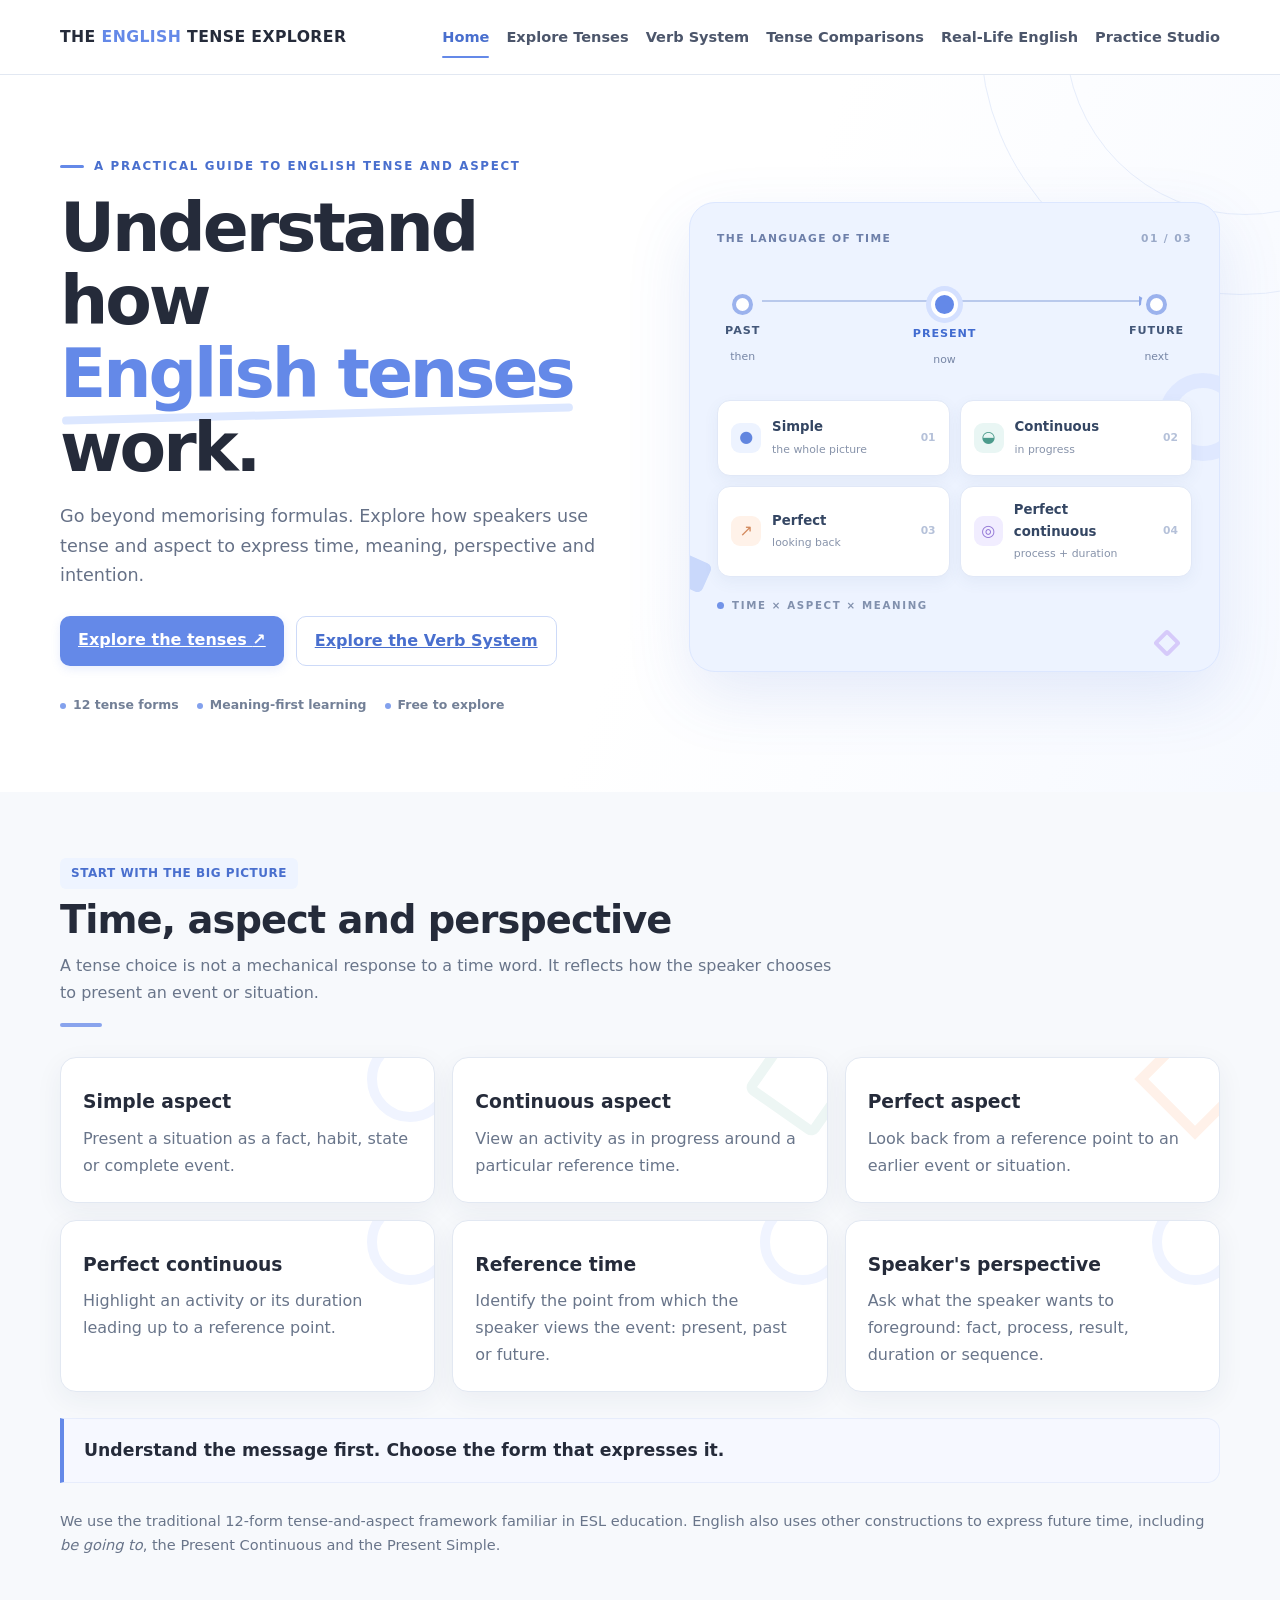
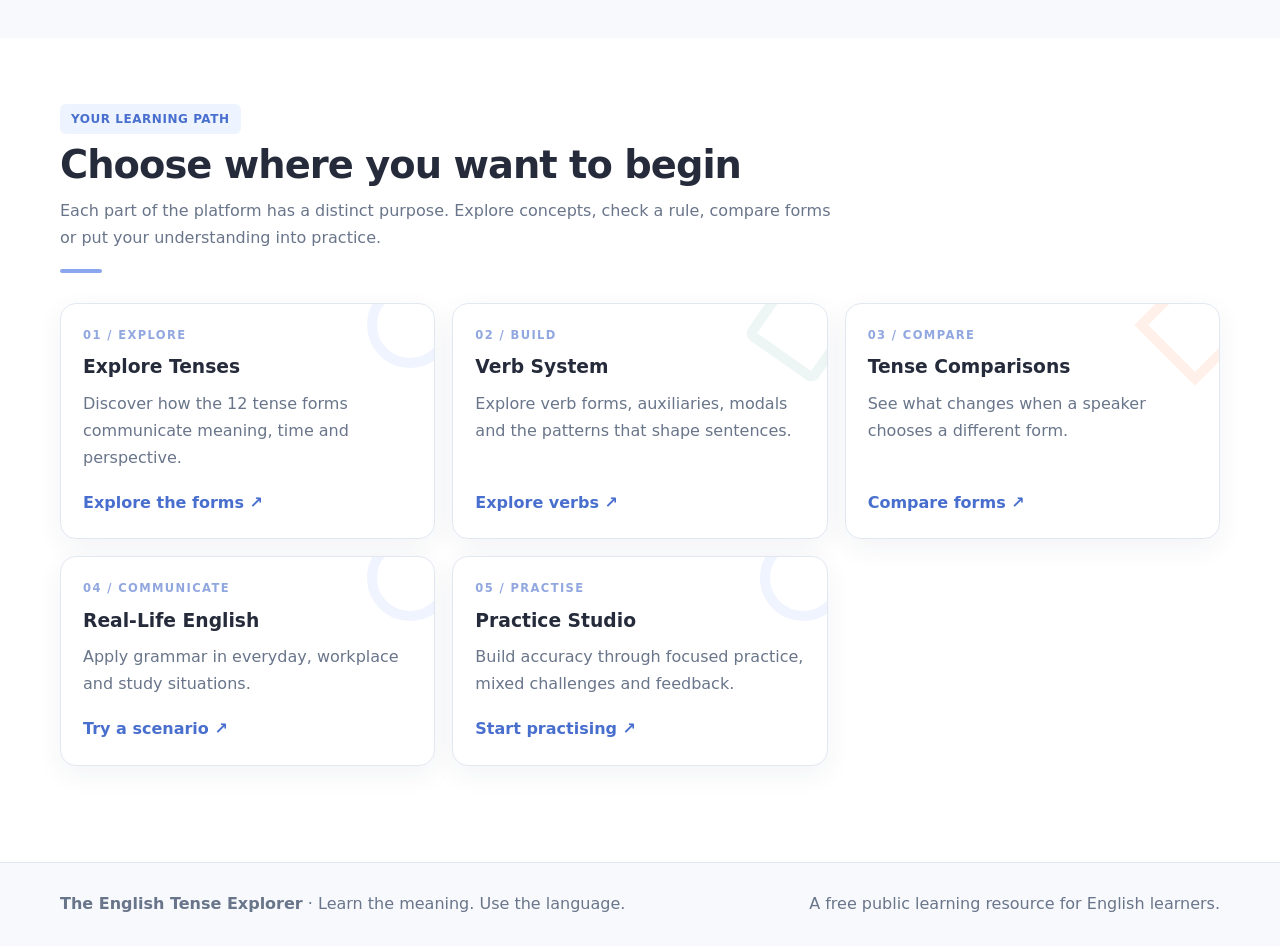
<file: index.html>
<!doctype html>
<html lang="en">
<head>
<meta charset="utf-8">
<meta name="viewport" content="width=device-width, initial-scale=1">
<meta name="description" content="A free public English grammar resource for understanding tense, aspect, structure and meaning.">
<title>Home | The English Tense Explorer</title>
<link rel="stylesheet" href="css/style.css">
</head>
<body>
<header class="topbar"><div class="wrap nav">
<a class="brand" href="index.html">THE <span>ENGLISH</span> TENSE EXPLORER</a>
<nav class="navlinks" aria-label="Main navigation"><a href="index.html" aria-current="page">Home</a><a href="explore.html">Explore Tenses</a><a href="verb-system.html">Verb System</a><a href="relationships.html">Tense Comparisons</a><a href="scenario-lab.html">Real-Life English</a><a href="practice.html">Practice Studio</a></nav>
</div></header>
<main class="page-main"><section class="hero"><div class="hero-orbit orbit-one"></div><div class="hero-orbit orbit-two"></div><div class="wrap hero-grid"><div class="hero-copy"><div class="eyebrow"><span class="eyebrow-mark"></span>A practical guide to English tense and aspect</div><h1>Understand how<br><span>English tenses</span> work.</h1><p>Go beyond memorising formulas. Explore how speakers use tense and aspect to express time, meaning, perspective and intention.</p><div class="hero-actions"><a class="btn" href="explore.html">Explore the tenses <span aria-hidden="true">↗</span></a><a class="btn secondary" href="verb-system.html">Explore the Verb System</a></div><div class="hero-meta"><span><i></i> 12 tense forms</span><span><i></i> Meaning-first learning</span><span><i></i> Free to explore</span></div></div><aside class="hero-visual" aria-label="A visual overview of time and aspect"><div class="visual-top"><span>THE LANGUAGE OF TIME</span><span class="visual-index">01 / 03</span></div><div class="time-axis"><div class="axis-line"></div><div class="axis-point past"><b>PAST</b><span>then</span></div><div class="axis-point present"><b>PRESENT</b><span>now</span></div><div class="axis-point future"><b>FUTURE</b><span>next</span></div></div><div class="aspect-stack"><div class="aspect-tile tile-simple"><span class="tile-symbol">●</span><span><b>Simple</b><small>the whole picture</small></span><em>01</em></div><div class="aspect-tile tile-continuous"><span class="tile-symbol">◒</span><span><b>Continuous</b><small>in progress</small></span><em>02</em></div><div class="aspect-tile tile-perfect"><span class="tile-symbol">↗</span><span><b>Perfect</b><small>looking back</small></span><em>03</em></div><div class="aspect-tile tile-perfect-cont"><span class="tile-symbol">◎</span><span><b>Perfect continuous</b><small>process + duration</small></span><em>04</em></div></div><div class="visual-caption"><span class="caption-dot"></span> TIME × ASPECT × MEANING</div><div class="geo geo-circle"></div><div class="geo geo-square"></div><div class="geo geo-diamond"></div></aside></div></section>
<section class="section soft"><div class="wrap"><div class="section-head"><span class="pill">START WITH THE BIG PICTURE</span><h2>Time, aspect and perspective</h2><p>A tense choice is not a mechanical response to a time word. It reflects how the speaker chooses to present an event or situation.</p></div><div class="grid">
<div class="card"><h3>Simple aspect</h3><p>Present a situation as a fact, habit, state or complete event.</p></div><div class="card"><h3>Continuous aspect</h3><p>View an activity as in progress around a particular reference time.</p></div><div class="card"><h3>Perfect aspect</h3><p>Look back from a reference point to an earlier event or situation.</p></div><div class="card"><h3>Perfect continuous</h3><p>Highlight an activity or its duration leading up to a reference point.</p></div><div class="card"><h3>Reference time</h3><p>Identify the point from which the speaker views the event: present, past or future.</p></div><div class="card"><h3>Speaker's perspective</h3><p>Ask what the speaker wants to foreground: fact, process, result, duration or sequence.</p></div></div><div class="principle">Understand the message first. Choose the form that expresses it.</div><p class="note">We use the traditional 12-form tense-and-aspect framework familiar in ESL education. English also uses other constructions to express future time, including <em>be going to</em>, the Present Continuous and the Present Simple.</p></div></section>
<section class="section"><div class="wrap"><div class="section-head"><span class="pill">YOUR LEARNING PATH</span><h2>Choose where you want to begin</h2><p>Each part of the platform has a distinct purpose. Explore concepts, check a rule, compare forms or put your understanding into practice.</p></div>
<div class="grid home-pathways">
<article class="card"><span class="path-number">01 / EXPLORE</span><h3>Explore Tenses</h3><p>Discover how the 12 tense forms communicate meaning, time and perspective.</p><a href="explore.html">Explore the forms ↗</a></article>
<article class="card"><span class="path-number">02 / BUILD</span><h3>Verb System</h3><p>Explore verb forms, auxiliaries, modals and the patterns that shape sentences.</p><a href="verb-system.html">Explore verbs ↗</a></article>
<article class="card"><span class="path-number">03 / COMPARE</span><h3>Tense Comparisons</h3><p>See what changes when a speaker chooses a different form.</p><a href="relationships.html">Compare forms ↗</a></article>
<article class="card"><span class="path-number">04 / COMMUNICATE</span><h3>Real-Life English</h3><p>Apply grammar in everyday, workplace and study situations.</p><a href="scenario-lab.html">Try a scenario ↗</a></article>
<article class="card"><span class="path-number">05 / PRACTISE</span><h3>Practice Studio</h3><p>Build accuracy through focused practice, mixed challenges and feedback.</p><a href="practice.html">Start practising ↗</a></article>
</div></div></section></main>
<footer class="footer"><div class="wrap"><span><strong>The English Tense Explorer</strong> · Learn the meaning. Use the language.</span><span>A free public learning resource for English learners.</span></div></footer>
<script src="js/app.js"></script>
</body></html>
</file>
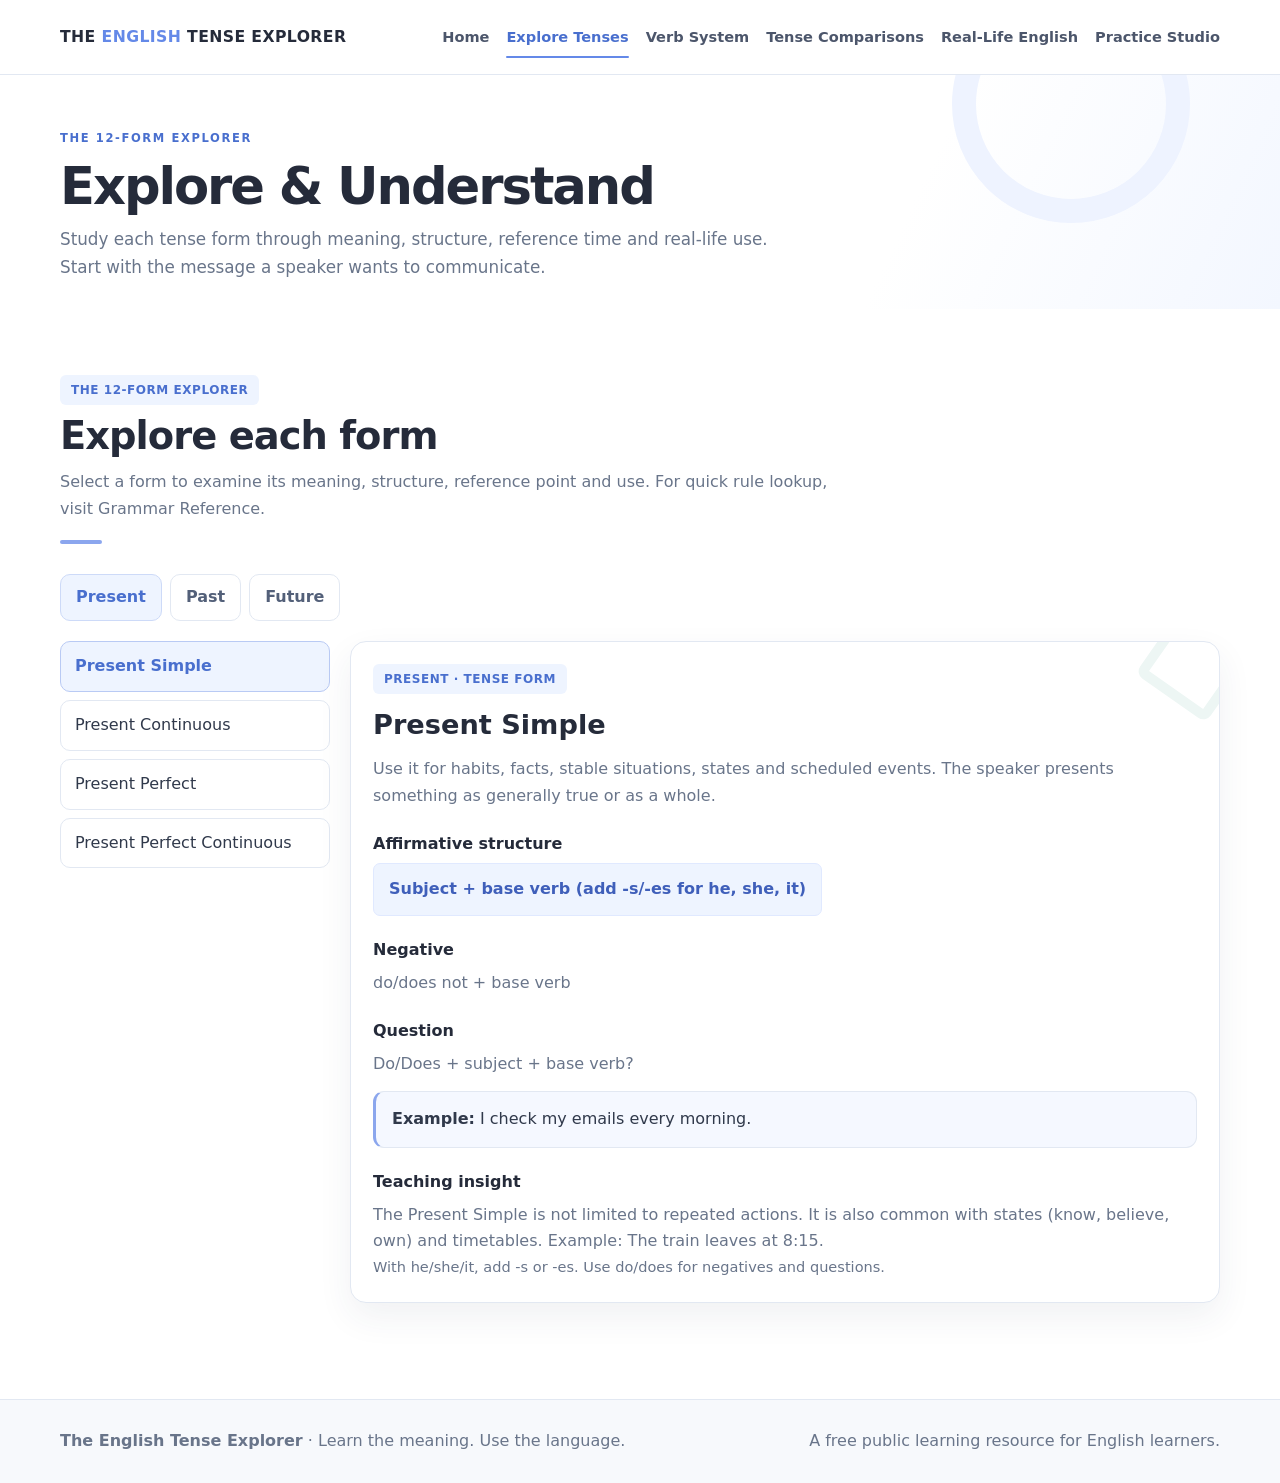
<file: explore.html>
<!doctype html>
<html lang="en">
<head>
<meta charset="utf-8">
<meta name="viewport" content="width=device-width, initial-scale=1">
<meta name="description" content="A free public English grammar resource for understanding tense, aspect, structure and meaning.">
<title>Explore & Understand | The English Tense Explorer</title>
<link rel="stylesheet" href="css/style.css">
</head>
<body>
<header class="topbar"><div class="wrap nav">
<a class="brand" href="index.html">THE <span>ENGLISH</span> TENSE EXPLORER</a>
<nav class="navlinks" aria-label="Main navigation"><a href="index.html">Home</a><a href="explore.html" aria-current="page">Explore Tenses</a><a href="verb-system.html">Verb System</a><a href="relationships.html">Tense Comparisons</a><a href="scenario-lab.html">Real-Life English</a><a href="practice.html">Practice Studio</a></nav>
</div></header>
<main class="page-main"><section class="page-intro"><div class="wrap"><div class="page-kicker">THE 12-FORM EXPLORER</div><h1>Explore & Understand</h1><p>Study each tense form through meaning, structure, reference time and real-life use. Start with the message a speaker wants to communicate.</p></div></section><section class="section white" id="explorer"><div class="wrap"><div class="section-head"><span class="pill">THE 12-FORM EXPLORER</span><h2>Explore each form</h2><p>Select a form to examine its meaning, structure, reference point and use. For quick rule lookup, visit Grammar Reference.</p></div><div class="tabs" id="timeTabs"><button class="tab active" data-time="Present">Present</button><button class="tab" data-time="Past">Past</button><button class="tab" data-time="Future">Future</button></div><div class="tense-layout"><div class="tense-list" id="tenseList"></div><article class="card tense-detail" id="tenseDetail" aria-live="polite"></article></div></div></section></main>
<footer class="footer"><div class="wrap"><span><strong>The English Tense Explorer</strong> · Learn the meaning. Use the language.</span><span>A free public learning resource for English learners.</span></div></footer>
<script src="js/app.js"></script>
</body></html>
</file>
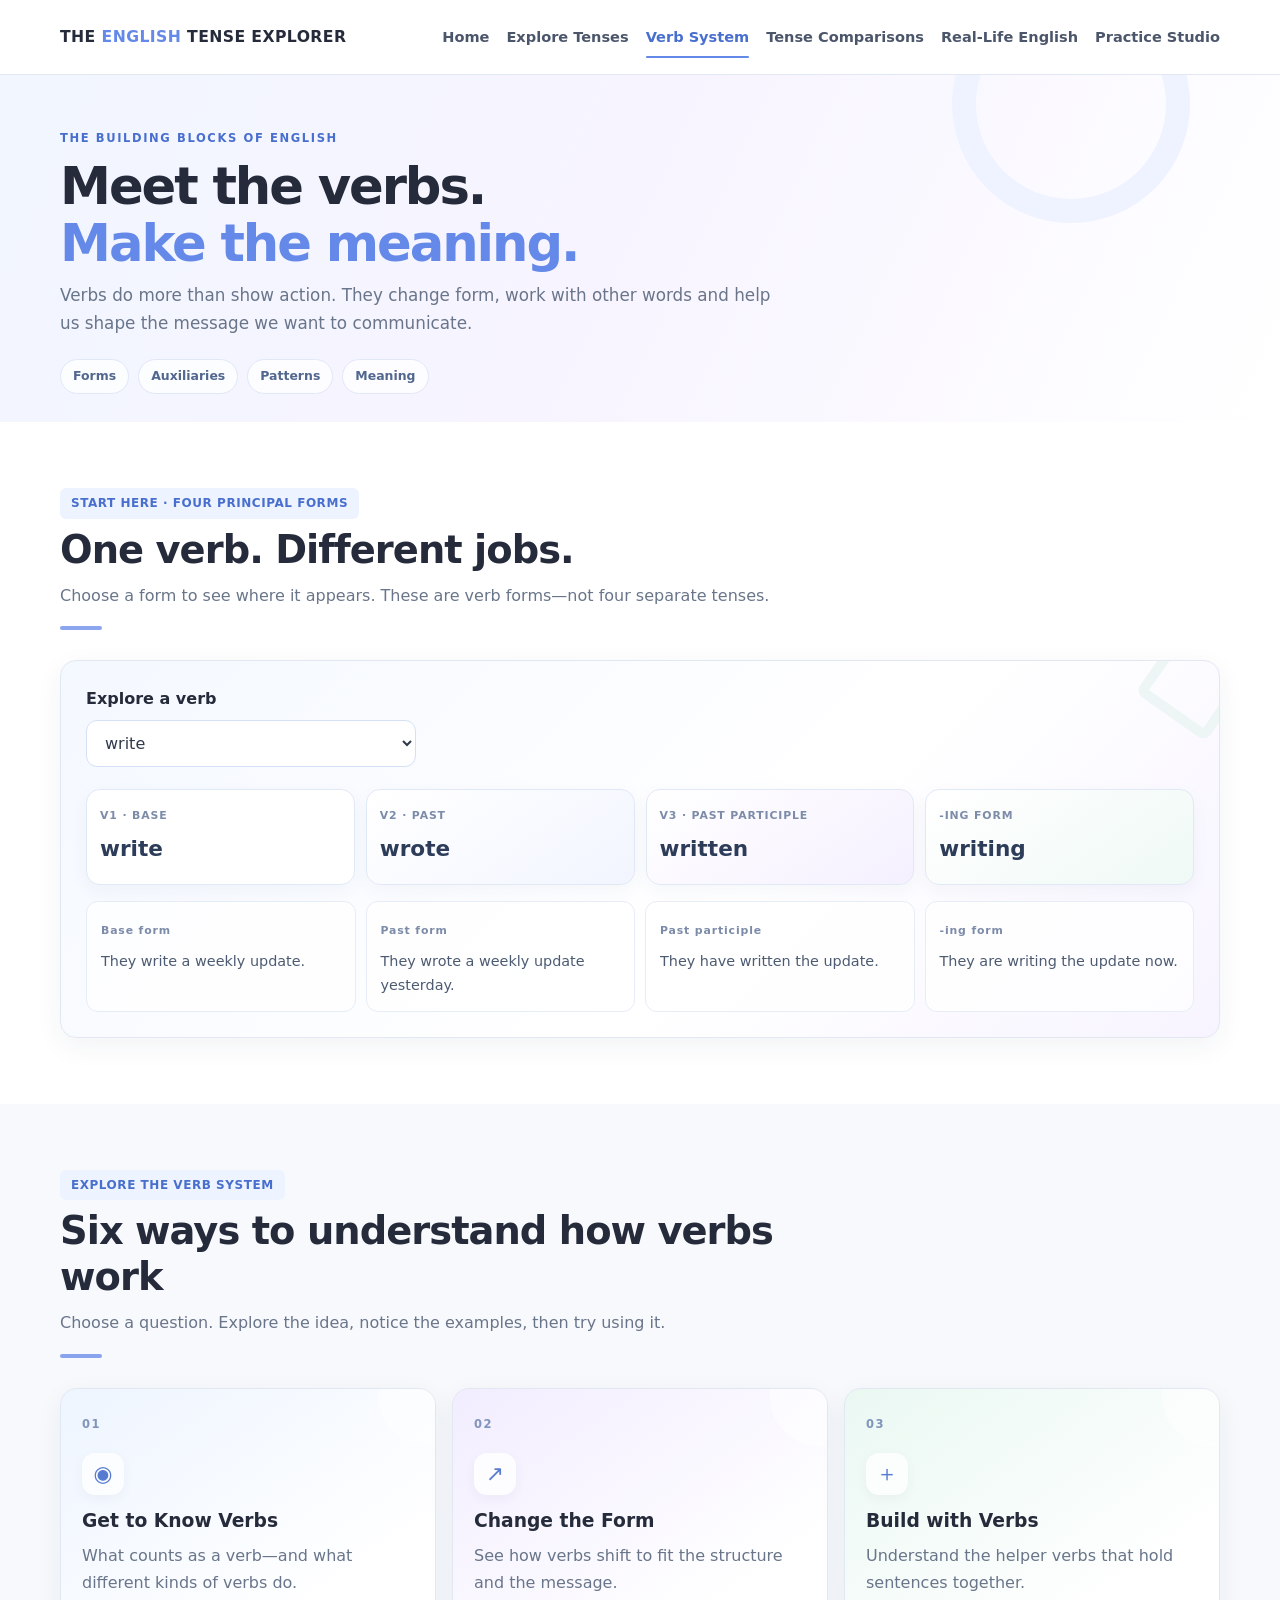
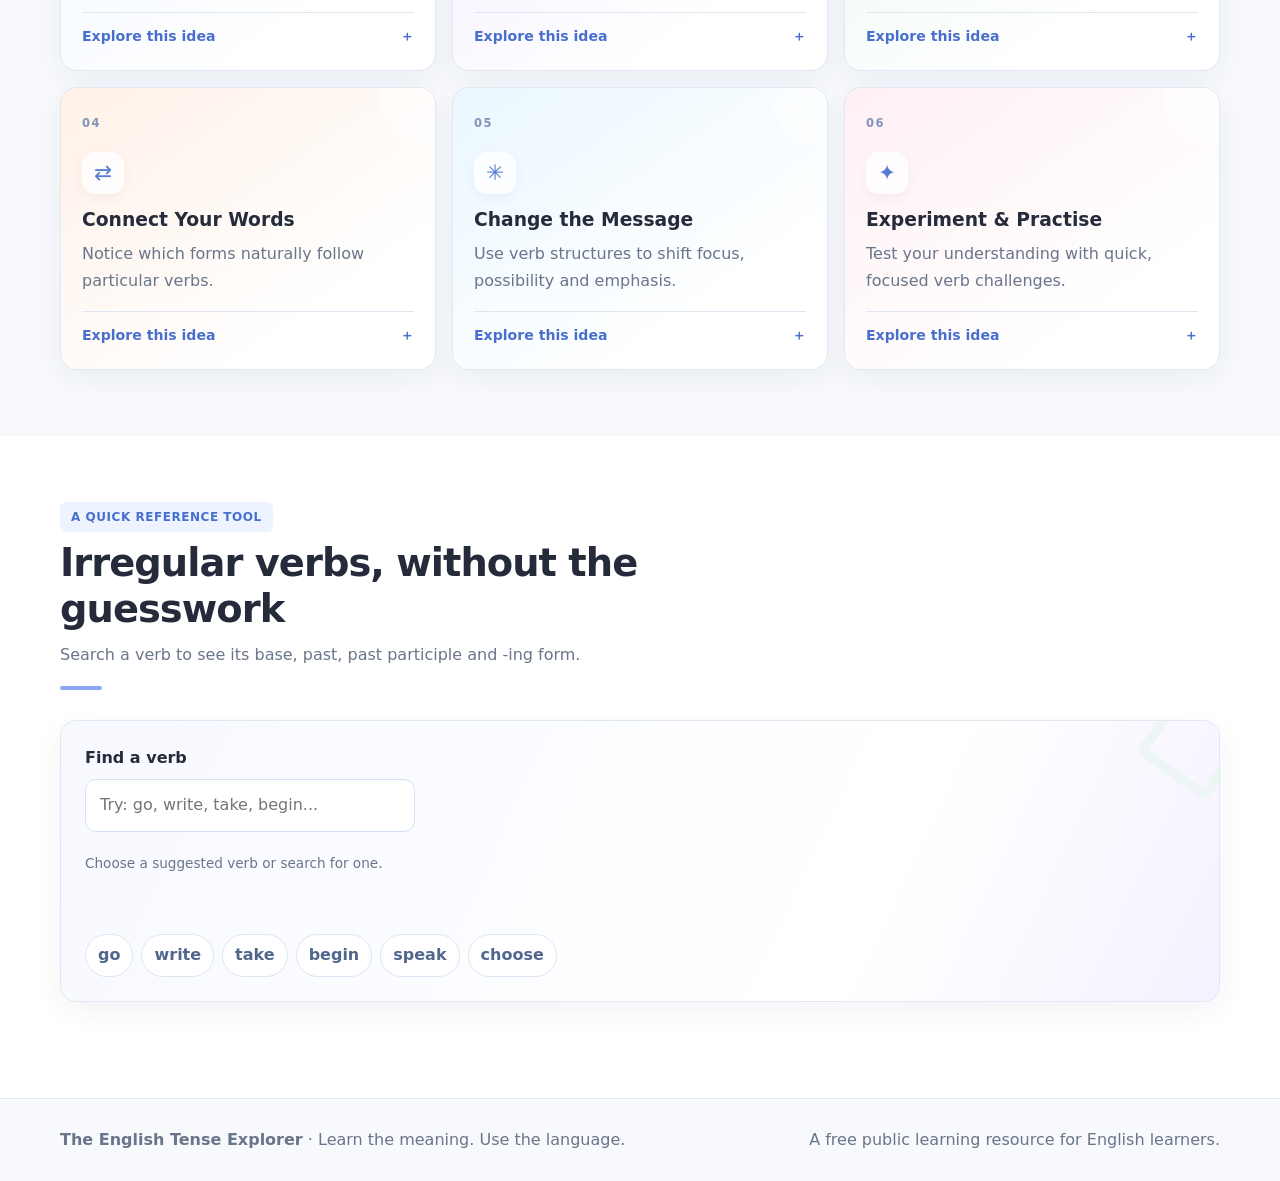
<file: grammar-reference.html>
<!doctype html><html lang="en"><head><meta charset="utf-8"><meta name="viewport" content="width=device-width, initial-scale=1"><meta http-equiv="refresh" content="0;url=verb-system.html"><title>Verb System | The English Tense Explorer</title><link rel="canonical" href="verb-system.html"></head><body><p>Grammar Reference has moved into the <a href="verb-system.html">Verb System</a>.</p></body></html>
</file>
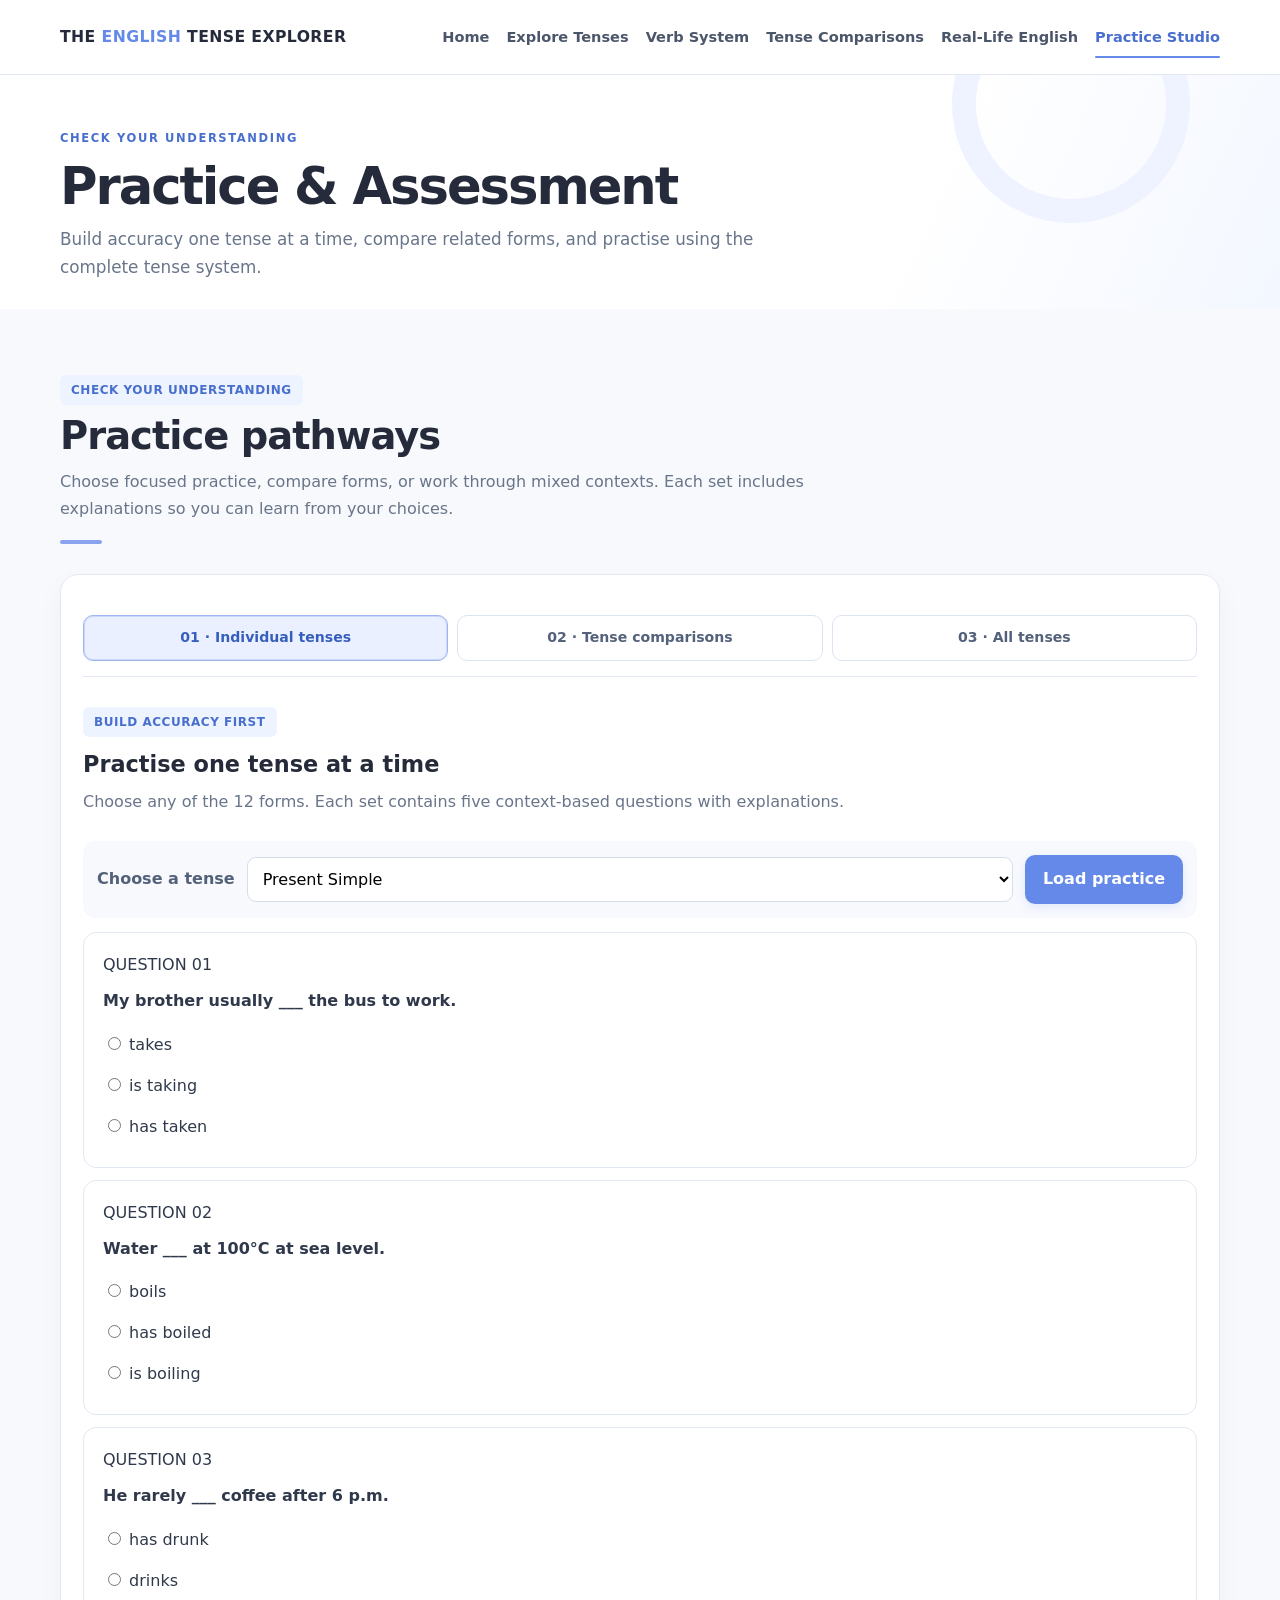
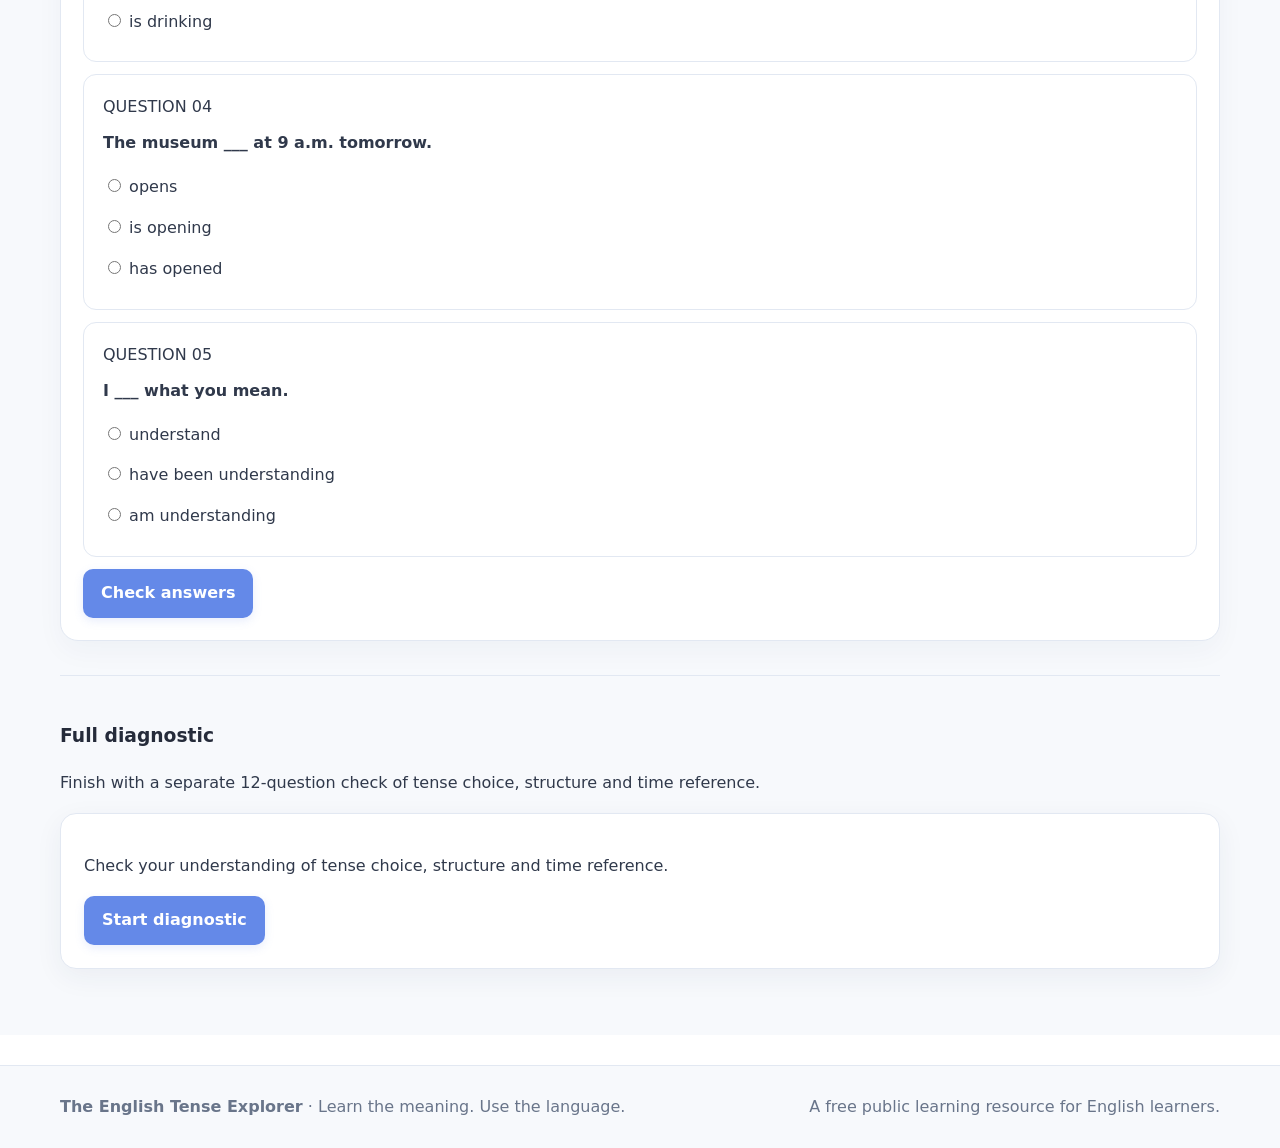
<file: practice.html>
<!doctype html>
<html lang="en">
<head>
<meta charset="utf-8">
<meta name="viewport" content="width=device-width, initial-scale=1">
<meta name="description" content="A free public English grammar resource for understanding tense, aspect, structure and meaning.">
<title>Practice & Assessment | The English Tense Explorer</title>
<link rel="stylesheet" href="css/style.css">
</head>
<body>
<header class="topbar"><div class="wrap nav">
<a class="brand" href="index.html">THE <span>ENGLISH</span> TENSE EXPLORER</a>
<nav class="navlinks" aria-label="Main navigation"><a href="index.html">Home</a><a href="explore.html">Explore Tenses</a><a href="verb-system.html">Verb System</a><a href="relationships.html">Tense Comparisons</a><a href="scenario-lab.html">Real-Life English</a><a href="practice.html" aria-current="page">Practice Studio</a></nav>
</div></header>
<main class="page-main"><section class="page-intro"><div class="wrap"><div class="page-kicker">CHECK YOUR UNDERSTANDING</div><h1>Practice & Assessment</h1><p>Build accuracy one tense at a time, compare related forms, and practise using the complete tense system.</p></div></section><section class="section soft" id="diagnostic"><div class="wrap"><div class="section-head"><span class="pill">CHECK YOUR UNDERSTANDING</span><h2>Practice pathways</h2><p>Choose focused practice, compare forms, or work through mixed contexts. Each set includes explanations so you can learn from your choices.</p></div><div class="practice-hub"><div class="practice-tabs" id="practiceTabs"><button class="practice-tab active" data-practice="individual">01 · Individual tenses</button><button class="practice-tab" data-practice="comparisons">02 · Tense comparisons</button><button class="practice-tab" data-practice="mixed">03 · All tenses</button></div><div id="practiceIntro" class="practice-intro"><span class="pill">BUILD ACCURACY FIRST</span><h3>Practise one tense at a time</h3><p>Choose a tense, complete a substantial question set, and review why each answer works.</p></div><div id="practiceArea"></div></div><div class="diagnostic-divider"><h3>Full diagnostic</h3><p>Finish with a separate 12-question check of tense choice, structure and time reference.</p><div id="quizArea"><div class="scenario-box"><p>Check your understanding of tense choice, structure and time reference.</p><button class="btn" id="startQuiz">Start diagnostic</button></div></div></div></div></section></main>
<footer class="footer"><div class="wrap"><span><strong>The English Tense Explorer</strong> · Learn the meaning. Use the language.</span><span>A free public learning resource for English learners.</span></div></footer>
<script src="js/app.js"></script>
</body></html>
</file>
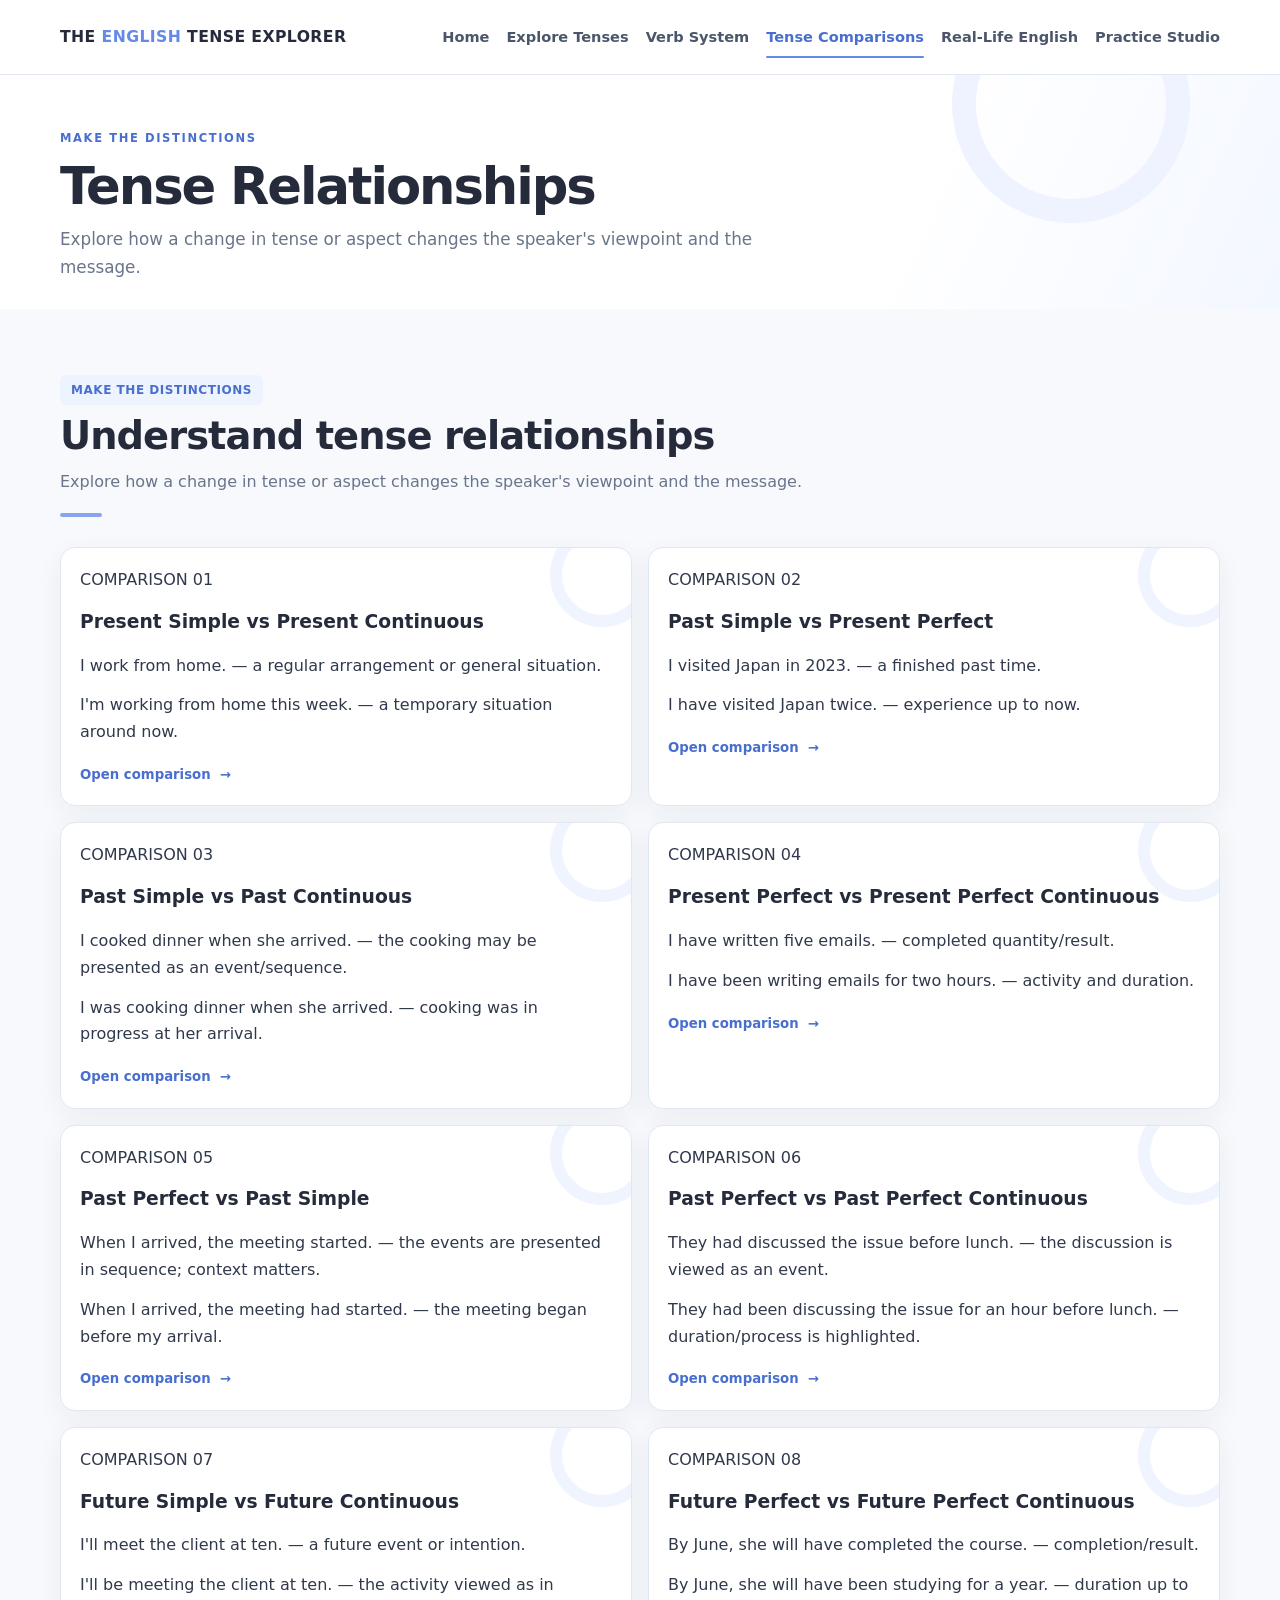
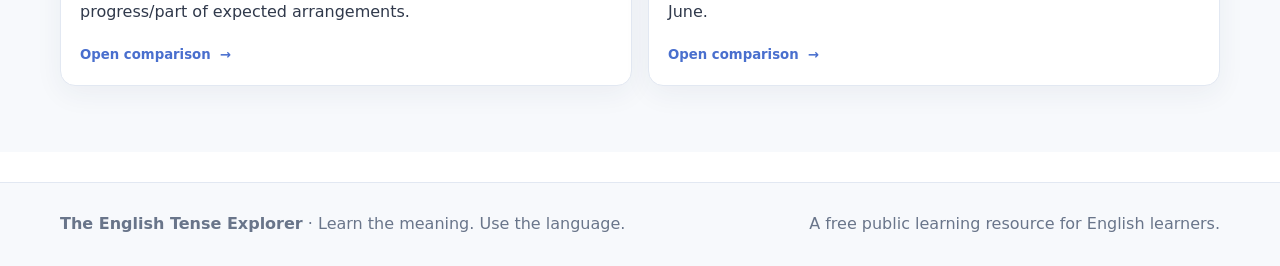
<file: relationships.html>
<!doctype html>
<html lang="en">
<head>
<meta charset="utf-8">
<meta name="viewport" content="width=device-width, initial-scale=1">
<meta name="description" content="A free public English grammar resource for understanding tense, aspect, structure and meaning.">
<title>Tense Relationships | The English Tense Explorer</title>
<link rel="stylesheet" href="css/style.css">
</head>
<body>
<header class="topbar"><div class="wrap nav">
<a class="brand" href="index.html">THE <span>ENGLISH</span> TENSE EXPLORER</a>
<nav class="navlinks" aria-label="Main navigation"><a href="index.html">Home</a><a href="explore.html">Explore Tenses</a><a href="verb-system.html">Verb System</a><a href="relationships.html" aria-current="page">Tense Comparisons</a><a href="scenario-lab.html">Real-Life English</a><a href="practice.html">Practice Studio</a></nav>
</div></header>
<main class="page-main"><section class="page-intro"><div class="wrap"><div class="page-kicker">MAKE THE DISTINCTIONS</div><h1>Tense Relationships</h1><p>Explore how a change in tense or aspect changes the speaker's viewpoint and the message.</p></div></section><section class="section soft" id="comparisons"><div class="wrap"><div class="section-head"><span class="pill">MAKE THE DISTINCTIONS</span><h2>Understand tense relationships</h2><p>Explore how a change in tense or aspect changes the speaker's viewpoint and the message.</p></div><div class="compare-grid" id="compareGrid"></div><div class="comparison-detail hidden" id="comparisonDetail" aria-live="polite"></div></div></section></main>
<footer class="footer"><div class="wrap"><span><strong>The English Tense Explorer</strong> · Learn the meaning. Use the language.</span><span>A free public learning resource for English learners.</span></div></footer>
<script src="js/app.js"></script>
</body></html>
</file>
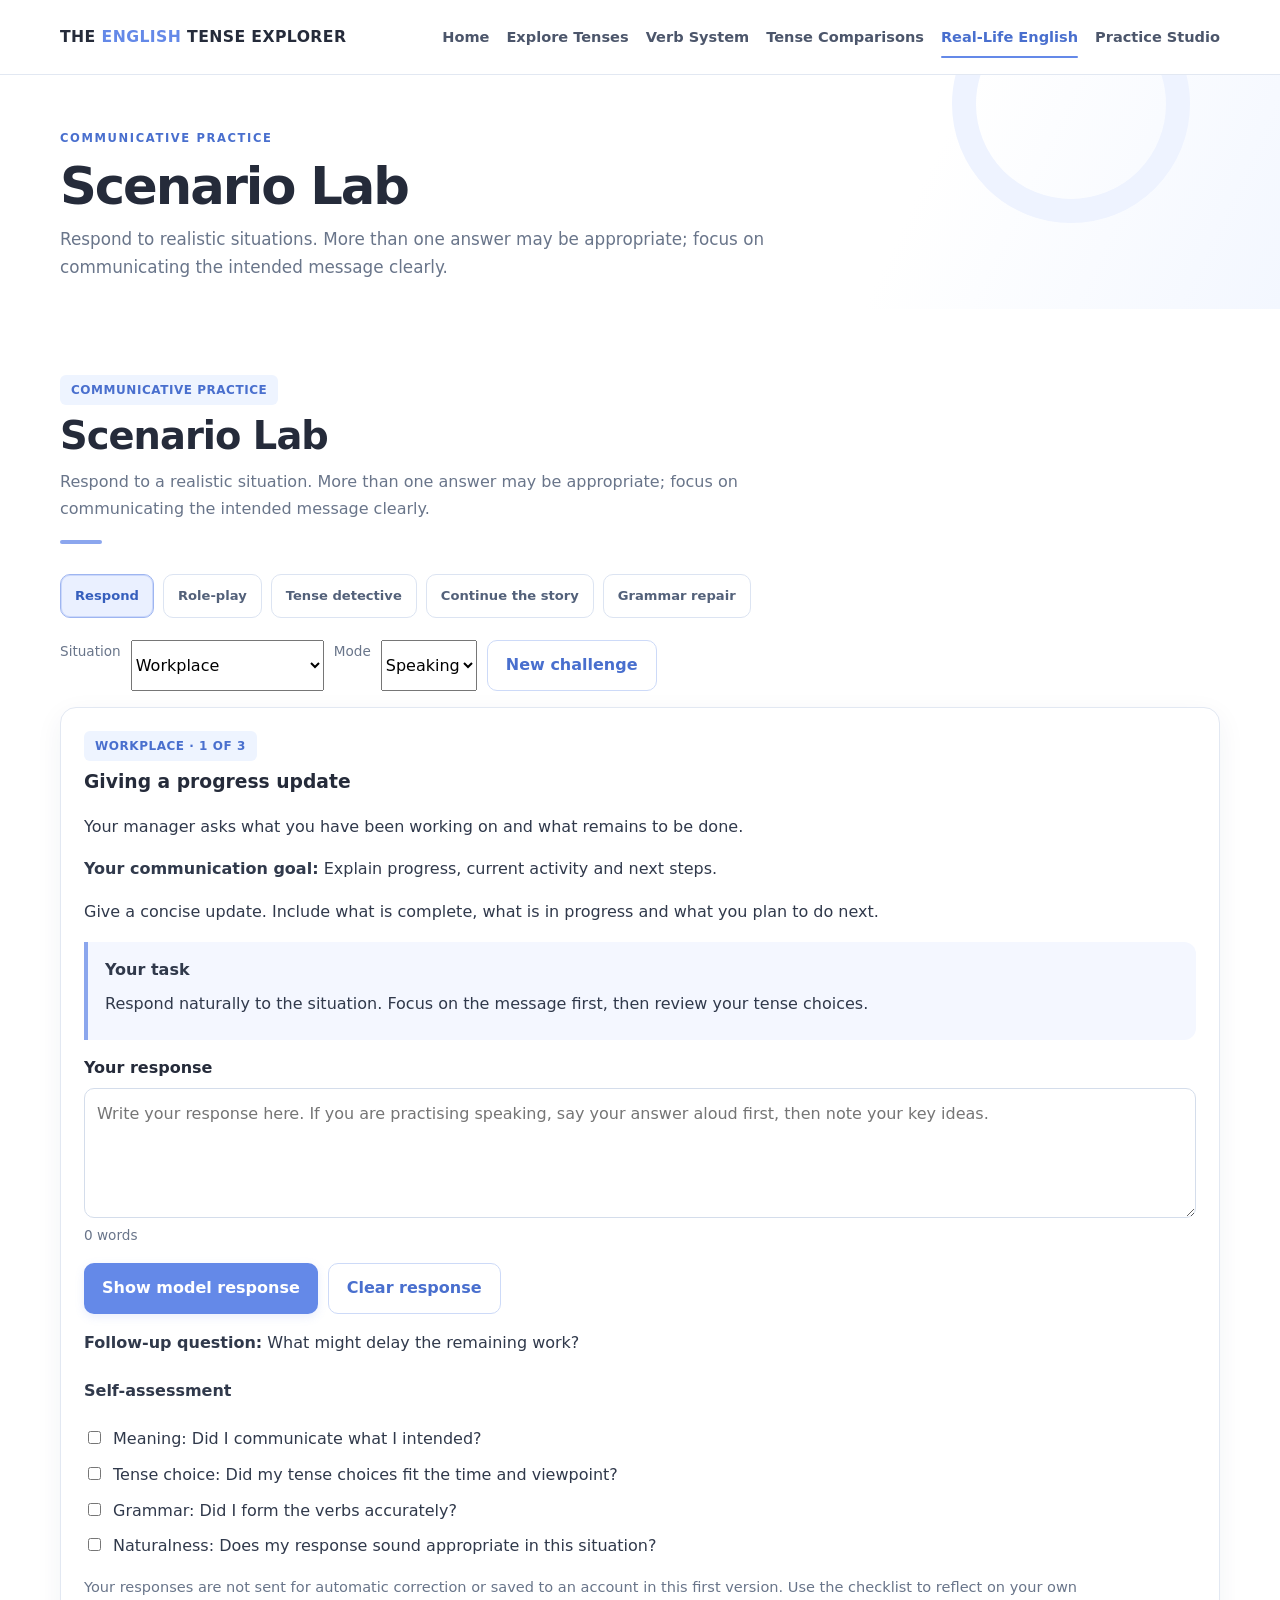
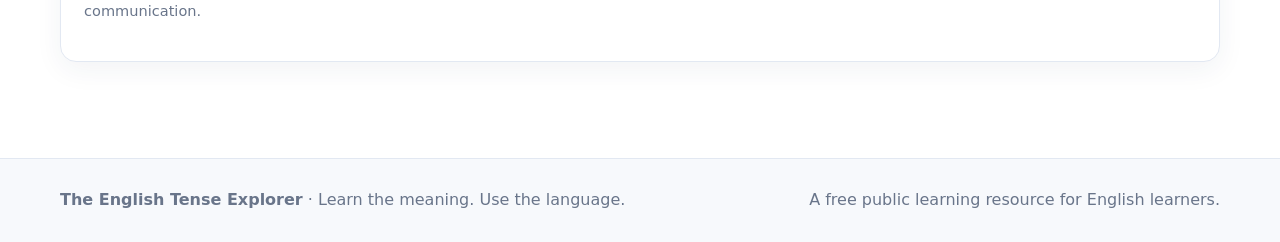
<file: scenario-lab.html>
<!doctype html>
<html lang="en">
<head>
<meta charset="utf-8">
<meta name="viewport" content="width=device-width, initial-scale=1">
<meta name="description" content="A free public English grammar resource for understanding tense, aspect, structure and meaning.">
<title>Scenario Lab | The English Tense Explorer</title>
<link rel="stylesheet" href="css/style.css">
</head>
<body>
<header class="topbar"><div class="wrap nav">
<a class="brand" href="index.html">THE <span>ENGLISH</span> TENSE EXPLORER</a>
<nav class="navlinks" aria-label="Main navigation"><a href="index.html">Home</a><a href="explore.html">Explore Tenses</a><a href="verb-system.html">Verb System</a><a href="relationships.html">Tense Comparisons</a><a href="scenario-lab.html" aria-current="page">Real-Life English</a><a href="practice.html">Practice Studio</a></nav>
</div></header>
<main class="page-main"><section class="page-intro"><div class="wrap"><div class="page-kicker">COMMUNICATIVE PRACTICE</div><h1>Scenario Lab</h1><p>Respond to realistic situations. More than one answer may be appropriate; focus on communicating the intended message clearly.</p></div></section><section class="section" id="scenario"><div class="wrap"><div class="section-head"><span class="pill">COMMUNICATIVE PRACTICE</span><h2>Scenario Lab</h2><p>Respond to a realistic situation. More than one answer may be appropriate; focus on communicating the intended message clearly.</p></div><div class="scenario-modes" id="scenarioModes"><button class="scenario-mode active" data-mode="respond">Respond</button><button class="scenario-mode" data-mode="roleplay">Role-play</button><button class="scenario-mode" data-mode="detective">Tense detective</button><button class="scenario-mode" data-mode="story">Continue the story</button><button class="scenario-mode" data-mode="repair">Grammar repair</button></div><div class="scenario-controls"><label class="small-muted" for="category">Situation</label><select id="category"><option>Workplace</option><option>Everyday life</option><option>Education</option><option>Travel</option><option>Personal experiences</option></select><label class="small-muted" for="mode">Mode</label><select id="mode"><option>Speaking</option><option>Writing</option></select><button class="btn secondary" id="newScenario">New challenge</button></div><div class="scenario-box"><span class="pill" id="scenarioCount">CHALLENGE</span><h3 id="scenarioTitle"></h3><p id="scenarioContext"></p><p><strong>Your communication goal:</strong> <span id="scenarioGoal"></span></p><p id="scenarioTask"></p><div class="scenario-activity" id="scenarioActivity"></div><div class="field"><label for="response">Your response</label><textarea id="response" placeholder="Write your response here. If you are practising speaking, say your answer aloud first, then note your key ideas."></textarea><div class="small-muted"><span id="wordCount">0</span> words</div></div><div class="scenario-controls"><button class="btn" id="showModel">Show model response</button><button class="btn secondary" id="clearResponse">Clear response</button></div><div class="model hidden" id="modelBox"></div><p><strong>Follow-up question:</strong> <span id="followup"></span></p><h4>Self-assessment</h4><div class="checklist"><label><input type="checkbox"> Meaning: Did I communicate what I intended?</label><label><input type="checkbox"> Tense choice: Did my tense choices fit the time and viewpoint?</label><label><input type="checkbox"> Grammar: Did I form the verbs accurately?</label><label><input type="checkbox"> Naturalness: Does my response sound appropriate in this situation?</label></div><p class="note">Your responses are not sent for automatic correction or saved to an account in this first version. Use the checklist to reflect on your own communication.</p></div></div></section></main>
<footer class="footer"><div class="wrap"><span><strong>The English Tense Explorer</strong> · Learn the meaning. Use the language.</span><span>A free public learning resource for English learners.</span></div></footer>
<script src="js/app.js"></script>
</body></html>
</file>
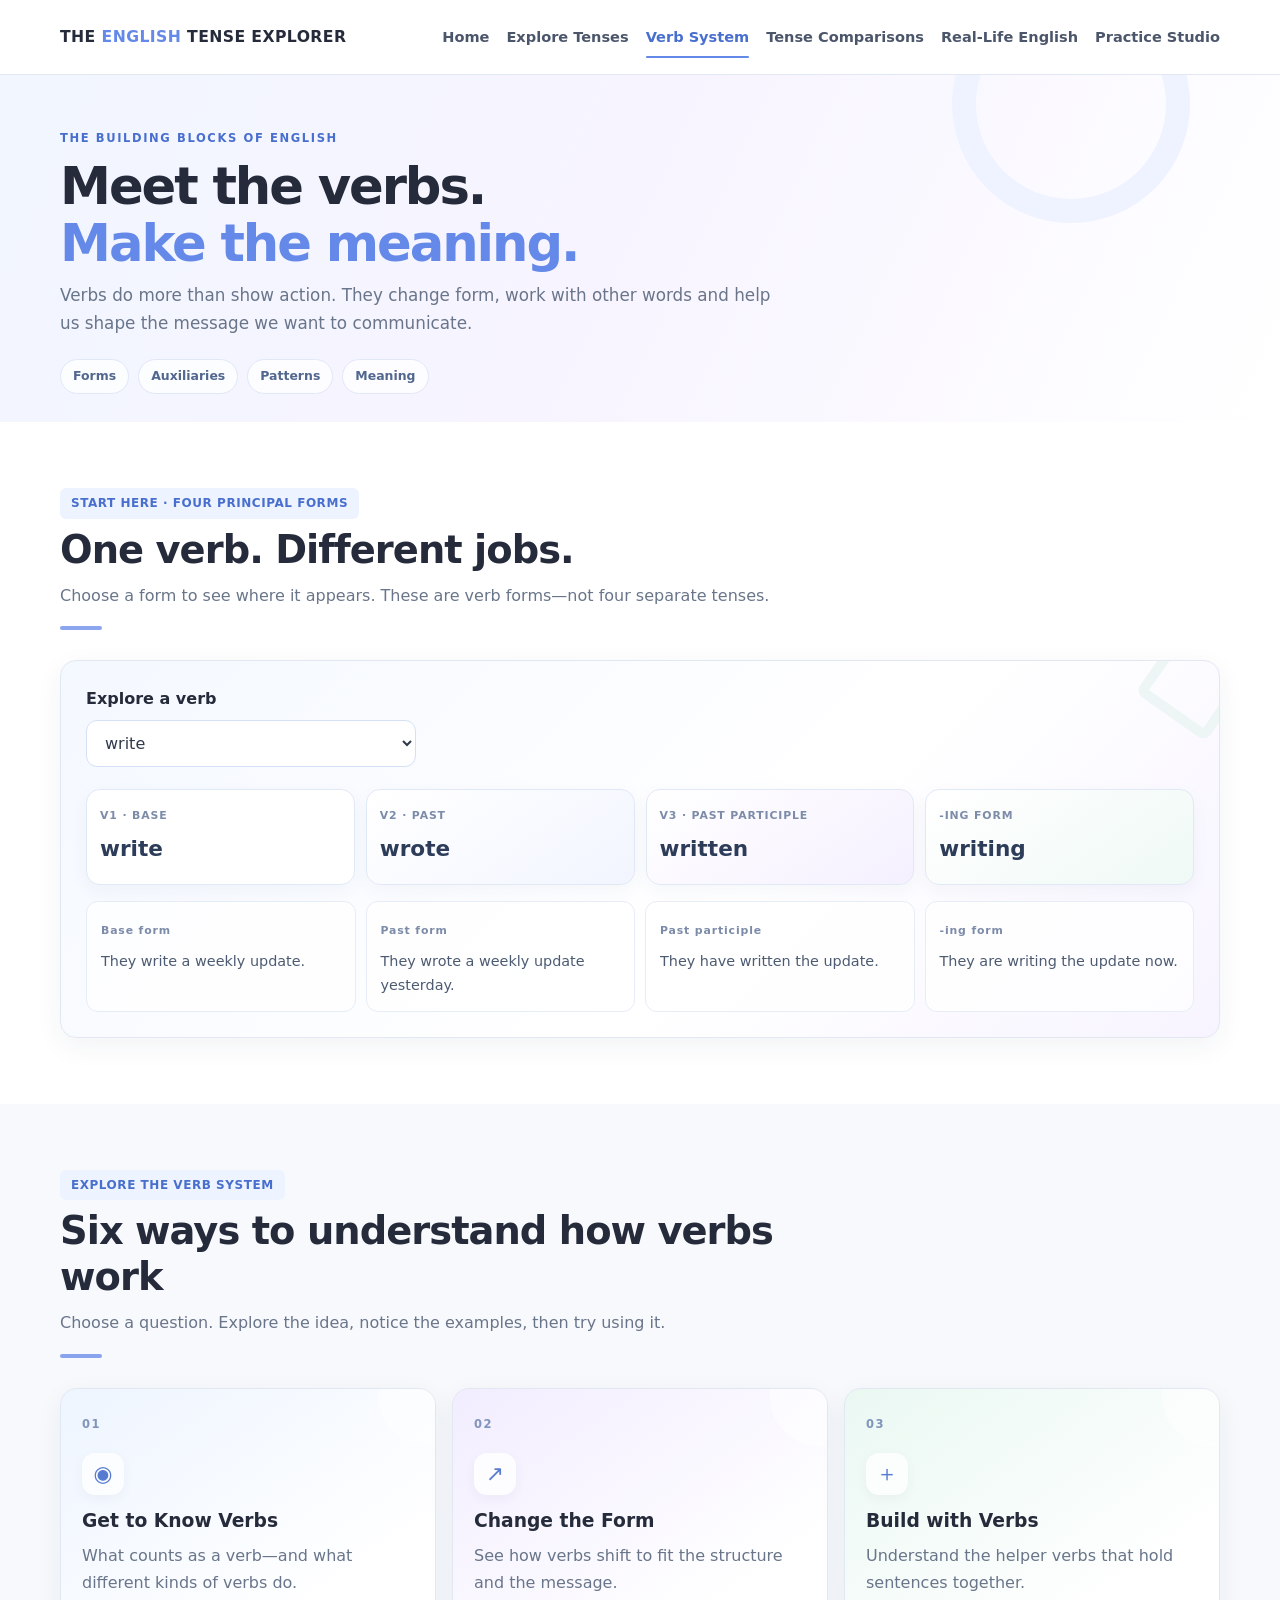
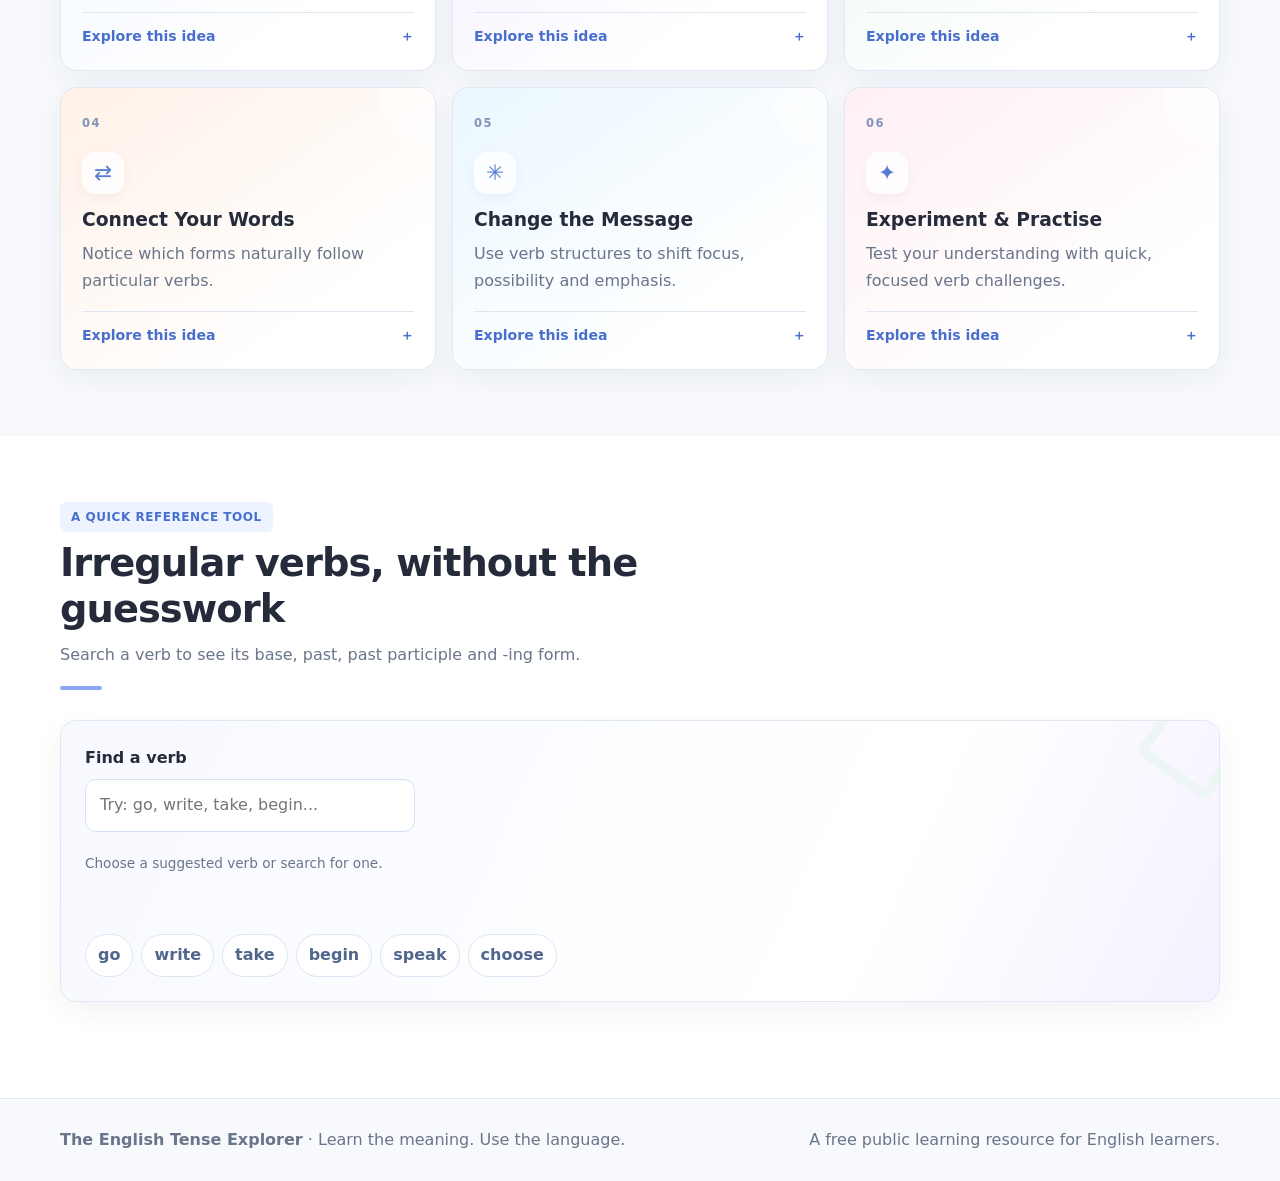
<file: verb-system.html>
<!doctype html>
<html lang="en">
<head>
<meta charset="utf-8">
<meta name="viewport" content="width=device-width, initial-scale=1">
<meta name="description" content="Explore English verbs, verb forms, auxiliaries, modals and patterns through interactive examples and practice.">
<title>Verb System | The English Tense Explorer</title>
<link rel="stylesheet" href="css/style.css">
</head>
<body>
<header class="topbar"><div class="wrap nav">
<a class="brand" href="index.html">THE <span>ENGLISH</span> TENSE EXPLORER</a>
<nav class="navlinks" aria-label="Main navigation"><a href="index.html">Home</a><a href="explore.html">Explore Tenses</a><a href="verb-system.html" aria-current="page">Verb System</a><a href="relationships.html">Tense Comparisons</a><a href="scenario-lab.html">Real-Life English</a><a href="practice.html">Practice Studio</a></nav>
</div></header>
<main class="page-main">
<section class="page-intro verb-intro"><div class="wrap"><div class="page-kicker">THE BUILDING BLOCKS OF ENGLISH</div><h1>Meet the verbs.<br><span>Make the meaning.</span></h1><p>Verbs do more than show action. They change form, work with other words and help us shape the message we want to communicate.</p><div class="verb-intro-tags"><span>Forms</span><span>Auxiliaries</span><span>Patterns</span><span>Meaning</span></div></div></section>
<section class="section"><div class="wrap">
<div class="section-head"><span class="pill">START HERE · FOUR PRINCIPAL FORMS</span><h2>One verb. Different jobs.</h2><p>Choose a form to see where it appears. These are verb forms—not four separate tenses.</p></div>
<div class="verb-playground card">
<div class="verb-selector"><label for="verbChoice">Explore a verb</label><select id="verbChoice"><option value="write">write</option><option value="break">break</option><option value="choose">choose</option><option value="study">study</option><option value="go">go</option></select></div>
<div class="verb-forms" id="verbForms" aria-live="polite"></div>
<div class="verb-uses" id="verbUses"></div>
</div>
</div></section>
<section class="section soft"><div class="wrap">
<div class="section-head"><span class="pill">EXPLORE THE VERB SYSTEM</span><h2>Six ways to understand how verbs work</h2><p>Choose a question. Explore the idea, notice the examples, then try using it.</p></div>
<div class="verb-topic-grid">
<article class="verb-topic topic-blue"><span class="topic-number">01</span><div class="topic-icon">◉</div><h3>Get to Know Verbs</h3><p>What counts as a verb—and what different kinds of verbs do.</p><details><summary>Explore this idea</summary><div class="topic-detail"><h4>Verbs do different jobs</h4><p><b>Action:</b> She opened the window. <b>Stative:</b> I understand. <b>Linking:</b> The room feels quiet.</p><p class="topic-callout">A verb's job depends on its meaning in context. <i>Have</i> can show possession or help form a perfect structure.</p></div></details></article>
<article class="verb-topic topic-lavender"><span class="topic-number">02</span><div class="topic-icon">↗</div><h3>Change the Form</h3><p>See how verbs shift to fit the structure and the message.</p><details><summary>Explore this idea</summary><div class="topic-detail"><h4>Four useful forms</h4><div class="topic-callout"><b>work · worked · worked · working</b></div><p>These are the base, past, past participle and -ing forms. Irregular verbs may change: <i>write · wrote · written · writing</i>.</p><p class="topic-callout">The words around a verb help determine its grammatical job. Forms are not tenses.</p></div></details></article>
<article class="verb-topic topic-mint"><span class="topic-number">03</span><div class="topic-icon">＋</div><h3>Build with Verbs</h3><p>Understand the helper verbs that hold sentences together.</p><details><summary>Explore this idea</summary><div class="topic-detail"><h4>Meet four helping-verb groups</h4><p><b>BE:</b> is working · <b>HAVE:</b> has arrived · <b>DO:</b> Do you agree? · <b>MODALS:</b> might leave.</p><p class="topic-callout">After a modal, use the base form: <i>She can drive</i>, not <i>She can drives</i>.</p></div></details></article>
<article class="verb-topic topic-peach"><span class="topic-number">04</span><div class="topic-icon">⇄</div><h3>Connect Your Words</h3><p>Notice which forms naturally follow particular verbs.</p><details><summary>Explore this idea</summary><div class="topic-detail"><h4>What comes next?</h4><p><b>to + verb:</b> decide to leave · <b>-ing:</b> avoid making · <b>object + to:</b> ask someone to help · <b>object + base:</b> make someone wait.</p><p class="topic-callout"><i>Remember to call</i> and <i>remember calling</i> have different meanings.</p></div></details></article>
<article class="verb-topic topic-sky"><span class="topic-number">05</span><div class="topic-icon">✳</div><h3>Change the Message</h3><p>Use verb structures to shift focus, possibility and emphasis.</p><details><summary>Explore this idea</summary><div class="topic-detail"><h4>One event, different structures</h4><p><b>Active:</b> The team completed the project. <b>Passive:</b> The project was completed. <b>Conditional:</b> If we finish, we'll call. <b>Causative:</b> We had it repaired.</p><p class="topic-callout">Verb structures let speakers change focus, possibility and emphasis.</p></div></details></article>
<article class="verb-topic topic-rose"><span class="topic-number">06</span><div class="topic-icon">✦</div><h3>Experiment & Practise</h3><p>Test your understanding with quick, focused verb challenges.</p><details><summary>Explore this idea</summary><div class="topic-detail"><h4>Try one quick challenge</h4><p>By the time we arrived, the film had ___.</p><div class="mini-verb-quiz"><div class="quiz-options"><label><input type="radio" name="verbMini" value="start"> start</label><label><input type="radio" name="verbMini" value="started"> started</label><label><input type="radio" name="verbMini" value="starting"> starting</label></div><button class="btn small" id="checkVerbMini" type="button">Check</button><p id="verbMiniFeedback" class="mini-feedback" aria-live="polite"></p></div></div></details></article>
</div>
</div></section>
<section class="section"><div class="wrap">
<div class="section-head"><span class="pill">A QUICK REFERENCE TOOL</span><h2>Irregular verbs, without the guesswork</h2><p>Search a verb to see its base, past, past participle and -ing form.</p></div>
<div class="irregular-tool card"><div class="irregular-search"><label for="irregularSearch">Find a verb</label><input id="irregularSearch" type="search" placeholder="Try: go, write, take, begin..."></div><div id="irregularResult" class="irregular-result" aria-live="polite"></div><div class="irregular-suggestions" id="irregularSuggestions"><button type="button" data-verb="go">go</button><button type="button" data-verb="write">write</button><button type="button" data-verb="take">take</button><button type="button" data-verb="begin">begin</button><button type="button" data-verb="speak">speak</button><button type="button" data-verb="choose">choose</button></div></div>
</div></section>
</main>
<footer class="footer"><div class="wrap"><span><strong>The English Tense Explorer</strong> · Learn the meaning. Use the language.</span><span>A free public learning resource for English learners.</span></div></footer>
<script>
const verbData={
write:{forms:["write","wrote","written","writing"],uses:[["Base form","They write a weekly update."],["Past form","They wrote a weekly update yesterday."],["Past participle","They have written the update."],["-ing form","They are writing the update now."]]},
break:{forms:["break","broke","broken","breaking"],uses:[["Base form","Please don't break the seal."],["Past form","The screen broke last night."],["Past participle","The screen has broken twice."],["-ing form","The technician is breaking down the old unit."]]},
choose:{forms:["choose","chose","chosen","choosing"],uses:[["Base form","You can choose any topic."],["Past form","She chose the earlier train."],["Past participle","We have chosen a new supplier."],["-ing form","They are choosing a team leader."]]},
study:{forms:["study","studied","studied","studying"],uses:[["Base form","I study English every day."],["Past form","I studied last night."],["Past participle","I have studied this topic before."],["-ing form","I am studying for the exam."]]},
go:{forms:["go","went","gone","going"],uses:[["Base form","We go there every Friday."],["Past form","We went there yesterday."],["Past participle","They have gone home."],["-ing form","She is going to work."]]}
};
const labels=["V1 · BASE","V2 · PAST","V3 · PAST PARTICIPLE","-ING FORM"];
function renderVerb(){const v=verbData[document.getElementById("verbChoice").value];document.getElementById("verbForms").innerHTML=v.forms.map((f,i)=>'<div class="verb-form-chip"><small>'+labels[i]+'</small><strong>'+f+'</strong></div>').join("");document.getElementById("verbUses").innerHTML=v.uses.map((u,i)=>'<div class="verb-use"><small>'+u[0]+'</small><p>'+u[1]+'</p></div>').join("")}
document.getElementById("verbChoice").addEventListener("change",renderVerb);renderVerb();
const irregular={be:["be","was/were","been","being"],begin:["begin","began","begun","beginning"],break:["break","broke","broken","breaking"],bring:["bring","brought","brought","bringing"],build:["build","built","built","building"],buy:["buy","bought","bought","buying"],choose:["choose","chose","chosen","choosing"],come:["come","came","come","coming"],do:["do","did","done","doing"],drink:["drink","drank","drunk","drinking"],drive:["drive","drove","driven","driving"],eat:["eat","ate","eaten","eating"],feel:["feel","felt","felt","feeling"],find:["find","found","found","finding"],get:["get","got","got/gotten","getting"],give:["give","gave","given","giving"],go:["go","went","gone","going"],have:["have","had","had","having"],know:["know","knew","known","knowing"],make:["make","made","made","making"],meet:["meet","met","met","meeting"],read:["read","read","read","reading"],run:["run","ran","run","running"],say:["say","said","said","saying"],see:["see","saw","seen","seeing"],speak:["speak","spoke","spoken","speaking"],take:["take","took","taken","taking"],teach:["teach","taught","taught","teaching"],think:["think","thought","thought","thinking"],write:["write","wrote","written","writing"]};
function showIrregular(word){const key=word.trim().toLowerCase();const r=irregular[key];const box=document.getElementById("irregularResult");if(!key){box.innerHTML='<p class="small-muted">Choose a suggested verb or search for one.</p>';return}if(!r){box.innerHTML='<p class="small-muted">That verb is not in this starter list yet. Try one of the suggestions.</p>';return}box.innerHTML='<div class="irregular-word"><strong>'+r[0]+'</strong><span>→</span><strong>'+r[1]+'</strong><span>→</span><strong>'+r[2]+'</strong><span>→</span><strong>'+r[3]+'</strong></div><p class="small-muted">Base · Past · Past participle · -ing form</p>'}
document.getElementById("irregularSearch").addEventListener("input",e=>showIrregular(e.target.value));document.querySelectorAll("[data-verb]").forEach(b=>b.addEventListener("click",()=>{document.getElementById("irregularSearch").value=b.dataset.verb;showIrregular(b.dataset.verb)}));showIrregular("");
document.getElementById("checkVerbMini").addEventListener("click",()=>{const a=document.querySelector('input[name="verbMini"]:checked');const f=document.getElementById("verbMiniFeedback");if(!a){f.textContent="Choose an answer first.";return}f.textContent=a.value==="started"?"Correct. HAD is followed by the past participle (V3): had started.":"Not quite. HAD needs the past participle (V3): had started."});
</script>
</body></html>
</file>
<file: css/style.css>
:root{--navy:#252b3a;--blue:#6489e8;--blue-dark:#496fce;--blue-soft:#eef4ff;--ink:#30394b;--muted:#69758a;--paper:#fff;--surface:#f7f9fc;--white:#fff;--line:#e2e8f2;--shadow:0 8px 28px rgba(37,55,90,.06)}
*{box-sizing:border-box}html{scroll-behavior:smooth;scroll-padding-top:92px}body{margin:0;background:#fff;color:var(--ink);font:16px/1.68 Inter,ui-sans-serif,system-ui,-apple-system,"Segoe UI",sans-serif}button,input,textarea,select{font:inherit}button{cursor:pointer}.wrap{width:min(1160px,92%);margin:auto}
.topbar{background:#fff;color:var(--ink);position:sticky;top:0;z-index:20;border-bottom:1px solid var(--line)}.nav{display:flex;align-items:center;justify-content:space-between;gap:20px;min-height:74px}.brand{font-weight:850;letter-spacing:.025em;color:var(--navy);text-decoration:none;font-size:.98rem}.brand span{color:var(--blue)}.navlinks{display:flex;gap:20px;align-items:center;flex-wrap:wrap}.navlinks a{color:#4c566b;text-decoration:none;font-size:.91rem;font-weight:600}.navlinks a:hover{color:var(--blue-dark)}
.btn{border:0;border-radius:10px;padding:11px 18px;background:var(--blue);color:#fff;font-weight:700;box-shadow:0 3px 10px rgba(100,137,232,.15)}.btn:hover{background:var(--blue-dark)}.btn.secondary{background:#fff;color:var(--blue-dark);border:1px solid #cddaf8;box-shadow:none}.btn.ghost{background:transparent;border:1px solid #cddaf8;color:var(--blue-dark);box-shadow:none}.btn.small{padding:7px 11px;font-size:.88rem}
.hero{background:#fff;color:var(--navy);padding:78px 0 64px}.hero-grid{display:grid;grid-template-columns:1.35fr .85fr;gap:48px;align-items:center}.eyebrow{text-transform:uppercase;letter-spacing:.14em;font-size:.74rem;font-weight:800;color:var(--blue-dark)}.hero h1{font-size:clamp(2.5rem,5vw,4.35rem);line-height:1.08;margin:14px 0 18px;letter-spacing:-.045em;color:var(--navy)}.hero p{font-size:1.1rem;color:#667187;max-width:680px}.hero-card{background:var(--blue-soft);border:1px solid #e0e9ff;border-radius:20px;padding:26px;color:#3b4964}.hero-card strong{font-size:1.08rem;color:var(--navy)}.hero-card ul{padding-left:20px;color:#56637b}.hero-actions{display:flex;gap:12px;flex-wrap:wrap;margin-top:25px}.section{padding:66px 0;background:#fff}.section.soft{background:var(--surface)}.section-head{max-width:780px;margin-bottom:30px}.section-head h2{font-size:clamp(1.85rem,3vw,2.55rem);color:var(--navy);line-height:1.2;margin:8px 0 10px;letter-spacing:-.025em}.section-head p{color:var(--muted);margin:0}.pill{display:inline-block;background:var(--blue-soft);color:var(--blue-dark);border-radius:999px;padding:5px 11px;font-size:.75rem;font-weight:800;letter-spacing:.045em}.grid{display:grid;grid-template-columns:repeat(3,1fr);gap:16px}.card{background:#fff;border:1px solid var(--line);border-radius:16px;padding:22px;box-shadow:var(--shadow)}.card h3{color:var(--navy);margin:6px 0 8px}.card p{margin:0;color:var(--muted)}.principle{border-left:3px solid var(--blue);padding:5px 0 5px 17px;font-size:1.08rem;color:var(--navy);font-weight:750;margin:26px 0}.tabs{display:flex;gap:8px;flex-wrap:wrap;margin:20px 0}.tab{border:1px solid var(--line);background:#fff;color:#536079;padding:9px 15px;border-radius:10px;font-weight:700}.tab.active{background:var(--blue-soft);color:var(--blue-dark);border-color:#cddaf8}.tense-layout{display:grid;grid-template-columns:270px 1fr;gap:20px;align-items:start}.tense-list{display:grid;gap:8px}.tense-pick{text-align:left;border:1px solid var(--line);background:#fff;border-radius:10px;padding:11px 14px;color:var(--ink)}.tense-pick:hover{border-color:#b9caf4}.tense-pick.active{border-color:#b9caf4;background:var(--blue-soft);color:var(--blue-dark);font-weight:800}.tense-detail{min-height:420px}.tense-detail h3{font-size:1.7rem;color:var(--navy);margin:8px 0}.tense-detail h4{color:var(--navy);margin:21px 0 6px}.formula{background:var(--blue-soft);border:1px solid #e0e9ff;padding:12px 15px;border-radius:10px;font-weight:800;color:#3f5fba;display:inline-block}.example{background:#f7f9fc;border:1px solid var(--line);padding:14px 16px;border-radius:11px;margin:13px 0}.note{font-size:.91rem;color:var(--muted)}.compare-grid{display:grid;grid-template-columns:repeat(2,1fr);gap:16px}.compare-card{background:#fff;border:1px solid var(--line);border-radius:15px;padding:19px;box-shadow:var(--shadow)}.compare-card h3{color:var(--navy);margin:0 0 10px}.compare-card p{margin:8px 0}.scenario-controls{display:flex;gap:10px;flex-wrap:wrap;margin:16px 0}.field{display:grid;gap:6px;margin:13px 0}.field label{font-weight:700;color:var(--navy)}.field input,.field textarea,.field select{width:100%;padding:12px;border:1px solid #d4ddeb;border-radius:10px;background:#fff;color:var(--ink)}textarea{min-height:130px;resize:vertical}.scenario-box{background:#fff;border:1px solid var(--line);border-radius:16px;padding:23px;box-shadow:var(--shadow)}.scenario-box h3{color:var(--navy);margin:5px 0}.model{background:var(--blue-soft);border:1px solid #e1e9fc;border-radius:11px;padding:15px;margin-top:13px}.checklist{display:grid;gap:9px;margin:12px 0}.checklist label{display:flex;gap:9px;align-items:flex-start}.checklist input{margin-top:5px}.feedback{color:#24745c;font-weight:700}.question{border:1px solid var(--line);border-radius:13px;padding:17px;margin:12px 0;background:#fff}.question p{font-weight:700;margin:0 0 10px}.option{display:block;padding:7px 0}.result{background:var(--blue-soft);border:1px solid #e1e9fc;border-radius:13px;padding:18px;margin-top:15px}.result h3{color:var(--navy);margin-top:0}
.reference-tools{display:flex;gap:12px;align-items:center;flex-wrap:wrap;margin:20px 0}.reference-tools input{flex:1;min-width:240px;padding:13px 15px;border:1px solid #d4ddeb;border-radius:11px}.reference-list{display:grid;grid-template-columns:repeat(2,1fr);gap:14px}.reference-card{border:1px solid var(--line);border-radius:14px;padding:18px;background:#fff}.reference-card h3{margin:0 0 12px;color:var(--navy)}.reference-card .ref-label{font-size:.72rem;text-transform:uppercase;letter-spacing:.08em;color:var(--blue-dark);font-weight:800}.reference-row{padding:9px 0;border-top:1px solid #edf0f5}.reference-row strong{display:block;font-size:.83rem;color:#59667c}.reference-row span{color:#30394b}.reference-card .ref-example{margin-top:10px;padding:10px 12px;background:#f7f9fc;border-radius:9px;color:#48556d}.empty-state{padding:22px;border:1px dashed #cdd7e7;border-radius:12px;color:var(--muted);text-align:center}
.footer{background:#f7f9fc;color:#69758a;padding:28px 0;border-top:1px solid var(--line)}.footer .wrap{display:flex;justify-content:space-between;gap:18px;flex-wrap:wrap}.small-muted{font-size:.85rem;color:var(--muted)}.hidden{display:none!important}
@media(max-width:850px){.hero-grid,.tense-layout{grid-template-columns:1fr}.grid{grid-template-columns:repeat(2,1fr)}.nav{padding:12px 0;align-items:flex-start}.navlinks{gap:12px}.tense-list{grid-template-columns:repeat(2,1fr)}}
@media(max-width:600px){.grid,.compare-grid,.reference-list{grid-template-columns:1fr}.hero{padding:52px 0 44px}.nav{display:block}.navlinks{margin-top:10px;gap:10px}.navlinks a{font-size:.84rem}.tense-list{grid-template-columns:1fr 1fr}.section{padding:48px 0}.hero h1{font-size:2.55rem}}

/* Editorial geometry and stronger visual hierarchy */
.hero{position:relative;overflow:hidden;padding:82px 0 76px;background:linear-gradient(112deg,#fff 0%,#fff 54%,#f6f9ff 100%)}
.hero-grid{position:relative;z-index:1;grid-template-columns:1.04fr .96fr;gap:54px}
.hero-copy{position:relative;z-index:2}.hero h1{font-size:clamp(2.8rem,5.3vw,4.65rem);max-width:650px}.hero h1 span{color:var(--blue);position:relative;white-space:nowrap}.hero h1 span:after{content:"";position:absolute;left:2px;right:0;bottom:-5px;height:8px;background:#dce7ff;border-radius:99px;z-index:-1;transform:rotate(-1.5deg)}
.eyebrow{display:flex;align-items:center;gap:10px}.eyebrow-mark{width:24px;height:3px;border-radius:4px;background:var(--blue);display:inline-block}
.hero-meta{display:flex;gap:18px;flex-wrap:wrap;margin-top:29px;color:#738097;font-size:.78rem;font-weight:650}.hero-meta span{display:flex;align-items:center;gap:7px}.hero-meta i{width:6px;height:6px;border-radius:50%;background:#83a1ed;display:inline-block}
.hero-visual{position:relative;isolation:isolate;min-height:470px;padding:27px 27px 20px;border-radius:26px;background:#edf3ff;border:1px solid #dce7ff;box-shadow:0 24px 65px rgba(73,111,206,.13);overflow:hidden}
.visual-top{display:flex;justify-content:space-between;position:relative;z-index:2;color:#6d7fa9;font-size:.67rem;font-weight:850;letter-spacing:.13em}.visual-index{color:#9aa9c8}
.time-axis{height:100px;position:relative;margin:30px 8px 22px;display:flex;justify-content:space-between;align-items:flex-start}.axis-line{position:absolute;left:8%;right:8%;top:22px;height:2px;background:#b9c9ec}.axis-line:after{content:"";position:absolute;right:-1px;top:-4px;border-left:9px solid #8ea7e7;border-top:5px solid transparent;border-bottom:5px solid transparent}.axis-point{position:relative;z-index:1;display:grid;gap:7px;text-align:center;color:#7786a6;font-size:.68rem}.axis-point:before{content:"";width:13px;height:13px;border-radius:50%;background:#fff;border:4px solid #9bb2ed;display:block;margin:16px auto 0;box-shadow:0 0 0 5px #edf3ff}.axis-point.present:before{width:19px;height:19px;margin-top:13px;background:var(--blue);border:4px solid #fff;box-shadow:0 0 0 5px #d4e0ff}.axis-point b{font-size:.7rem;letter-spacing:.08em;color:#435779}.axis-point.present b{color:#416bd0}.aspect-stack{position:relative;z-index:2;display:grid;grid-template-columns:1fr 1fr;gap:10px}.aspect-tile{display:flex;align-items:center;gap:11px;min-height:76px;padding:12px 13px;background:#fff;border:1px solid #e1e8f7;border-radius:13px;box-shadow:0 5px 15px #3d5b9510}.aspect-tile>span:nth-child(2){display:grid;gap:2px;min-width:0}.aspect-tile b{font-size:.83rem;color:#344663}.aspect-tile small{font-size:.68rem;color:#8793aa}.aspect-tile em{font-style:normal;margin-left:auto;color:#b5c1d9;font-size:.67rem;font-weight:800}.tile-symbol{width:30px;height:30px;display:grid;place-items:center;border-radius:9px;background:#edf3ff;color:#6286df;font-size:1rem}.tile-continuous .tile-symbol{background:#e9f6f4;color:#4c9b8c}.tile-perfect .tile-symbol{background:#fff2e9;color:#d38a5f}.tile-perfect-cont .tile-symbol{background:#f1edff;color:#9276d6}.visual-caption{position:relative;z-index:2;display:flex;align-items:center;gap:8px;margin-top:20px;color:#8190ad;font-size:.64rem;font-weight:850;letter-spacing:.16em}.caption-dot{width:7px;height:7px;border-radius:50%;background:#7293e8}.hero-orbit{position:absolute;border:1px solid #e6edfb;border-radius:50%;pointer-events:none}.orbit-one{width:520px;height:520px;right:-220px;top:-300px}.orbit-two{width:360px;height:360px;right:-145px;top:-220px}.geo{position:absolute;z-index:1;pointer-events:none}.geo-circle{width:88px;height:88px;border:15px solid #dce7ff;border-radius:50%;right:-28px;top:170px;opacity:.8}.geo-square{width:31px;height:31px;background:#c9d8fb;transform:rotate(24deg);left:-13px;bottom:82px;border-radius:6px}.geo-diamond{width:20px;height:20px;border:4px solid #d6cafa;transform:rotate(45deg);right:42px;bottom:18px;border-radius:3px}
.section-head{position:relative}.section-head:after{content:"";display:block;width:42px;height:4px;border-radius:5px;background:var(--blue);margin-top:17px;opacity:.75}.section-head h2{max-width:740px}.grid{gap:17px}.card{position:relative;overflow:hidden;transition:transform .2s ease,box-shadow .2s ease}.card:hover{transform:translateY(-3px);box-shadow:0 15px 34px rgba(37,55,90,.1)}.card:before{content:"";position:absolute;right:-19px;top:-22px;width:66px;height:66px;border:10px solid #f0f4ff;border-radius:50%;pointer-events:none}.card:nth-child(2):before{border-radius:9px;transform:rotate(35deg);border-color:#edf6f4}.card:nth-child(3):before{border-radius:0;transform:rotate(45deg);border-color:#fff1e9}.card h3{position:relative}.principle{background:#f6f8ff;border:1px solid #e7edfc;border-left:4px solid var(--blue);border-radius:0 13px 13px 0;padding:17px 20px}.pill{border-radius:6px}.tab,.tense-pick,.compare-card,.reference-card,.scenario-box,.question{transition:border-color .18s ease,box-shadow .18s ease}.tense-detail{box-shadow:0 14px 35px rgba(37,55,90,.07)}.formula{border-radius:7px}.example{border-left:3px solid #8ba6ed;background:#f5f8ff}.compare-card{position:relative;overflow:hidden}.compare-card:before{content:"";position:absolute;right:-23px;top:-25px;width:80px;height:80px;border:12px solid #f0f4ff;border-radius:50%}.reference-card{box-shadow:0 6px 20px rgba(37,55,90,.035)}.reference-card:hover,.compare-card:hover{border-color:#cbd9fb;box-shadow:0 12px 28px rgba(37,55,90,.08)}
@media(max-width:850px){.hero-grid{grid-template-columns:1fr;gap:35px}.hero-visual{max-width:620px;width:100%;margin:auto}.hero{padding:58px 0}.hero h1{font-size:clamp(2.7rem,8vw,4rem)}}
@media(max-width:560px){.hero-visual{padding:21px 16px;min-height:430px}.aspect-stack{gap:8px}.aspect-tile{padding:10px 9px;gap:8px}.aspect-tile b{font-size:.75rem}.aspect-tile small{font-size:.62rem}.aspect-tile em{display:none}.time-axis{margin-left:0;margin-right:0}.hero-meta{gap:10px}.hero-meta span{font-size:.72rem}}



/* Multi-page platform structure */
.page-intro{padding:54px 0 28px;background:linear-gradient(115deg,#fff 0%,#fff 70%,#f3f7ff 100%);position:relative;overflow:hidden}
.page-intro:after{content:"";position:absolute;width:190px;height:190px;border:24px solid #eef3ff;border-radius:50%;right:7%;top:-90px;pointer-events:none}
.page-intro .wrap{position:relative;z-index:1}
.page-intro h1{font-size:clamp(2.2rem,4vw,3.5rem);line-height:1.1;letter-spacing:-.04em;color:var(--navy);margin:10px 0}
.page-intro p{max-width:720px;color:var(--muted);font-size:1.05rem;margin:0}
.page-kicker{font-size:.72rem;text-transform:uppercase;letter-spacing:.14em;font-weight:850;color:var(--blue-dark)}
.page-main{min-height:62vh}
.navlinks a[aria-current="page"]{color:var(--blue-dark);position:relative}
.navlinks a[aria-current="page"]:after{content:"";position:absolute;left:0;right:0;bottom:-9px;height:2px;background:var(--blue);border-radius:3px}
.navlinks{gap:17px}
.brand{white-space:nowrap}
.footer{margin-top:30px}
.home-pathways .card{min-height:190px;display:flex;flex-direction:column;align-items:flex-start}
.home-pathways .card a{margin-top:auto;padding-top:18px;color:var(--blue-dark);font-weight:800;text-decoration:none}
.path-number{font-size:.72rem;font-weight:850;letter-spacing:.12em;color:#91a7df}
.page-note{border:1px solid #e2eafd;background:#f7f9ff;border-radius:14px;padding:17px 20px;color:#53617a}
@media(max-width:850px){.navlinks{gap:11px}.navlinks a{font-size:.84rem}}
@media(max-width:650px){.page-intro{padding:42px 0 25px}.navlinks{display:flex;flex-wrap:wrap}.navlinks a[aria-current="page"]:after{bottom:-4px}}

/* Interactive learning components */
.ref-filterbar,.practice-tabs,.scenario-modes{display:flex;gap:9px;flex-wrap:wrap;margin:18px 0 22px}
.ref-filter,.practice-tab,.scenario-mode{border:1px solid #dce4f2;background:#fff;color:#53617a;border-radius:10px;padding:10px 14px;font:inherit;font-size:.88rem;font-weight:750;cursor:pointer;transition:.18s ease}
.ref-filter.active,.practice-tab.active,.scenario-mode.active{background:#eaf0ff;border-color:#9eb5f0;color:#365fbd;box-shadow:inset 0 0 0 1px #cbd8fb}
.reference-card{padding:0;overflow:hidden}
.reference-card summary{list-style:none;cursor:pointer;padding:18px 20px;position:relative;min-height:120px}
.reference-card summary::-webkit-details-marker{display:none}
.reference-card summary h3{margin:7px 0 8px}
.ref-open,.compare-open{display:inline-flex;gap:9px;align-items:center;color:var(--blue-dark);font-size:.83rem;font-weight:800}
.ref-open b{font-size:1.1rem}.reference-card[open] summary{background:#f8faff;border-bottom:1px solid var(--line)}.reference-card[open] .ref-open b{transform:rotate(45deg);display:inline-block}
.ref-content{padding:6px 18px 18px}.ref-quickcheck,.mini-check{margin-top:15px;padding:15px;background:#f3f6ff;border:1px solid #e1e9fc;border-radius:12px}.ref-quickcheck p,.mini-check p{margin:8px 0 12px}.ref-answer{padding:12px;background:#fff;border-radius:9px;color:#44516a}
.compare-button{width:100%;text-align:left;font:inherit;cursor:pointer;color:inherit;display:flex;flex-direction:column;align-items:flex-start;gap:7px}.compare-button h3{margin:5px 0}.compare-button p{margin:3px 0;position:relative;z-index:1}.compare-open{margin-top:8px}.comparison-detail{margin-top:25px;padding:25px;background:#fff;border:1px solid #dce5f5;border-radius:18px;box-shadow:0 14px 35px rgba(37,55,90,.07);scroll-margin-top:20px}.comparison-detail h3{font-size:1.5rem;color:var(--navy)}.detail-top{display:flex;justify-content:space-between;align-items:center}.close-detail{border:0;background:#eef3ff;border-radius:50%;width:35px;height:35px;font-size:1.3rem;cursor:pointer;color:#52688e}.compare-columns{display:grid;grid-template-columns:1fr 1fr;gap:14px}.compare-columns>div{background:#f7f9fd;border:1px solid #e7edf7;border-radius:12px;padding:15px}.compare-columns p{margin-bottom:0}
.scenario-activity{padding:15px 17px;margin:15px 0;background:#f4f7ff;border-left:4px solid #8ba6ed;border-radius:0 12px 12px 0}.scenario-activity p{margin:7px 0}.scenario-modes{margin-top:0}.scenario-mode{font-size:.82rem}
.practice-hub{background:#fff;border:1px solid var(--line);border-radius:18px;padding:22px;box-shadow:0 10px 28px rgba(37,55,90,.04)}.practice-tabs{border-bottom:1px solid var(--line);padding-bottom:15px}.practice-tab{flex:1;text-align:center}.practice-intro{padding:8px 0 12px}.practice-intro h3{font-size:1.4rem;color:var(--navy);margin:9px 0 5px}.practice-intro p{color:var(--muted);margin:0}.practice-select{display:flex;align-items:center;gap:12px;flex-wrap:wrap;padding:14px;background:#f7f9fd;border-radius:12px;margin:14px 0}.practice-select label{font-weight:750;color:#53617a}.practice-select select{flex:1;min-width:220px;padding:11px;border:1px solid #d5deed;border-radius:9px;background:white}.practice-question{padding:19px}.practice-question .ref-label{display:block;margin-bottom:9px}.practice-feedback{margin-top:12px;padding:12px;background:#eff7f4;border:1px solid #d8eee5;border-radius:9px;color:#385c51;line-height:1.55}.practice-score{margin-top:16px}.diagnostic-divider{margin-top:34px;padding-top:25px;border-top:1px solid var(--line)}.diagnostic-divider h3{color:var(--navy)}
@media(max-width:650px){.compare-columns{grid-template-columns:1fr}.practice-hub{padding:14px}.practice-tab{flex-basis:100%}.reference-card summary{min-height:0}}

/* Verb Forms Explorer */
.verb-explorer{background:#fff;border:1px solid var(--line);border-radius:18px;padding:22px;box-shadow:0 10px 28px rgba(37,55,90,.045);margin:20px 0 42px}
.verb-tool-grid{display:grid;grid-template-columns:1.05fr .95fr;gap:18px}
.verb-form-panel,.verb-pattern-panel{background:#f8faff;border:1px solid #e6ecf8;border-radius:14px;padding:18px}
.verb-form-panel label{display:block;font-weight:800;color:var(--navy);margin-bottom:8px}
.verb-form-panel select{width:100%;padding:12px;border:1px solid #d5deed;border-radius:10px;background:white;font:inherit}
.verb-form-output{margin-top:15px}
.verb-form-grid{display:grid;grid-template-columns:repeat(2,minmax(0,1fr));gap:10px;margin-top:12px}
.verb-form-grid>div{background:#fff;border:1px solid #e4eaf5;border-radius:11px;padding:13px}
.verb-form-grid small{display:block;color:var(--muted);font-weight:750;margin-bottom:5px}
.verb-form-grid strong{font-size:1.35rem;color:var(--navy)}
.verb-pattern-panel h3,.verb-reference-lower h3{margin:0 0 12px;color:var(--navy);font-size:1.08rem}
.pattern-line{display:flex;justify-content:space-between;gap:12px;padding:11px 0;border-bottom:1px solid #e5eaf4}
.pattern-line:last-child{border:0}.pattern-line strong{color:#53617a}.pattern-line span{font-weight:800;color:var(--blue-dark);text-align:right}
.verb-reference-lower{display:grid;grid-template-columns:1fr 1fr;gap:18px;margin-top:18px}
.verb-reference-lower>div{border:1px solid var(--line);border-radius:14px;padding:18px}
.verb-reference-lower ul{padding-left:20px;margin:0;color:#53617a;line-height:1.8}
.verb-quiz-options{display:flex;gap:8px;flex-wrap:wrap}
.verb-option{border:1px solid #d7e0ef;background:#fff;color:#34415a;border-radius:9px;padding:9px 13px;font:inherit;cursor:pointer}
.verb-option:hover{border-color:#8ba6ed}.verb-option.correct{background:#e9f6ef;border-color:#8cc7a5;color:#246343}.verb-option.incorrect{background:#fff0ef;border-color:#e5aaa4;color:#a33c35}
.verb-quiz-feedback{min-height:25px;color:#53617a;font-size:.92rem}
.reference-library-head{margin-top:34px}
.ref-check-options{display:grid;gap:8px;margin:12px 0}
.ref-check-options label{display:flex;gap:9px;align-items:flex-start;background:#fff;border:1px solid #e3e9f5;border-radius:9px;padding:9px 11px;cursor:pointer}
.ref-check-options input{margin-top:4px;accent-color:var(--blue)}
.ref-check-submit{margin-top:3px}
@media(max-width:720px){.verb-tool-grid,.verb-reference-lower{grid-template-columns:1fr}.verb-explorer{padding:14px}.pattern-line{align-items:flex-start;flex-direction:column;gap:4px}.pattern-line span{text-align:left}}
.irregular-verb-reference{margin-top:20px;border-top:1px solid var(--line);padding-top:20px}.irregular-heading{display:flex;justify-content:space-between;align-items:end;gap:14px;flex-wrap:wrap}.irregular-heading h3{margin:0;color:var(--navy)}.irregular-heading p{margin:4px 0 0}.irregular-heading input{min-width:220px;max-width:320px;padding:10px 12px;border:1px solid #d5deed;border-radius:9px;font:inherit}.irregular-table-wrap{max-height:300px;overflow:auto;margin-top:12px;border:1px solid var(--line);border-radius:10px}.irregular-table{width:100%;border-collapse:collapse;background:#fff}.irregular-table th,.irregular-table td{padding:10px 13px;text-align:left;border-bottom:1px solid #edf0f5}.irregular-table th{position:sticky;top:0;background:#f5f8ff;color:#53617a;font-size:.78rem;text-transform:uppercase;letter-spacing:.04em}.irregular-table td{color:#30394b}.irregular-table tr:last-child td{border-bottom:0}

/* Verb System: colorful discovery-led learning */
.verb-intro{background:linear-gradient(115deg,#f1f6ff 0%,#f7f4ff 48%,#fff 100%)}
.verb-intro h1 span{color:#6489e8}
.verb-intro-tags{display:flex;gap:9px;flex-wrap:wrap;margin-top:22px}
.verb-intro-tags span{padding:6px 12px;border-radius:999px;background:#ffffffc9;border:1px solid #e0e8f8;color:#52678e;font-size:.78rem;font-weight:750}
.verb-playground{padding:25px;background:linear-gradient(135deg,#f4f8ff,#fff 60%,#f7f4ff)}
.verb-selector,.irregular-search{display:grid;gap:7px;max-width:330px}.verb-selector label,.irregular-search label{font-weight:800;color:var(--navy)}
.verb-selector select,.irregular-search input{padding:12px 14px;border:1px solid #d5e0f4;border-radius:11px;background:#fff;color:var(--ink)}
.verb-forms{display:grid;grid-template-columns:repeat(4,1fr);gap:11px;margin:22px 0 16px}
.verb-form-chip{padding:17px 13px;border-radius:14px;background:#fff;border:1px solid #e2e9f6;display:grid;gap:5px;box-shadow:0 6px 18px #344c7b0c}
.verb-form-chip:nth-child(2){background:linear-gradient(145deg,#fff,#f2f5ff)}.verb-form-chip:nth-child(3){background:linear-gradient(145deg,#fff,#f5f0ff)}.verb-form-chip:nth-child(4){background:linear-gradient(145deg,#fff,#eff9f5)}
.verb-form-chip small,.verb-use small{font-size:.68rem;letter-spacing:.08em;color:#7c8ba8;font-weight:850}.verb-form-chip strong{font-size:1.35rem;color:#2d3d59}
.verb-uses{display:grid;grid-template-columns:repeat(4,1fr);gap:10px}
.verb-use{padding:14px;border-radius:12px;background:#ffffffc9;border:1px solid #e7edf7}.verb-use p{margin:6px 0 0;color:#4d5b72;font-size:.9rem}
.verb-topic-grid{display:grid;grid-template-columns:repeat(3,1fr);gap:16px}
.verb-topic{border:1px solid #e2e8f2;border-radius:17px;padding:21px;background:#fff;position:relative;overflow:hidden;box-shadow:var(--shadow)}
.verb-topic:after{content:"";position:absolute;width:100px;height:100px;border-radius:50%;right:-43px;top:-43px;background:#ffffff88}
.topic-blue{background:linear-gradient(145deg,#eef5ff,#fff 75%)}.topic-lavender{background:linear-gradient(145deg,#f2edff,#fff 75%)}.topic-mint{background:linear-gradient(145deg,#eaf8f2,#fff 75%)}.topic-peach{background:linear-gradient(145deg,#fff1e7,#fff 75%)}.topic-sky{background:linear-gradient(145deg,#eaf7ff,#fff 75%)}.topic-rose{background:linear-gradient(145deg,#fff0f3,#fff 75%)}
.topic-number{font-size:.72rem;letter-spacing:.12em;font-weight:900;color:#8194bb}.topic-icon{width:42px;height:42px;display:grid;place-items:center;border-radius:13px;background:#ffffffc9;color:#567bd0;font-size:1.35rem;margin:16px 0 10px;box-shadow:0 4px 12px #25395c0c}
.verb-topic h3{margin:0 0 6px;color:var(--navy)}.verb-topic>p{color:var(--muted);margin:0 0 16px}
.verb-topic details{border-top:1px solid #dfe6f1;padding-top:12px}.verb-topic summary{cursor:pointer;color:var(--blue-dark);font-size:.88rem;font-weight:850;list-style:none}.verb-topic summary:after{content:"＋";float:right}.verb-topic details[open] summary:after{content:"−"}
.topic-detail{padding-top:12px;color:#53617a;font-size:.91rem}.topic-detail h4{margin:4px 0 8px;color:#34435e}.topic-detail ul{padding-left:19px}.topic-detail li{margin:7px 0}.topic-callout{padding:12px 14px;border-radius:10px;background:#ffffffb8;border:1px solid #e5eaf4;color:#485a79;margin-top:12px}
.mini-verb-quiz{padding:13px;background:#ffffffb8;border:1px solid #e3eaf4;border-radius:12px}.quiz-options{display:grid;gap:8px;margin:12px 0}.quiz-options label{cursor:pointer}.mini-feedback{font-weight:750;color:#426aaf;min-height:1.5em;margin:8px 0 0}
.irregular-tool{padding:24px;background:linear-gradient(115deg,#f7f9ff,#fff 70%,#f5f1ff)}.irregular-result{margin:20px 0 12px;min-height:70px}.irregular-word{display:flex;gap:10px;align-items:center;flex-wrap:wrap}.irregular-word strong{padding:11px 14px;border-radius:10px;background:#fff;border:1px solid #e1e8f4;color:#34445f}.irregular-word span{color:#91a3c7;font-weight:900}
.irregular-suggestions{display:flex;gap:8px;flex-wrap:wrap}.irregular-suggestions button{border:1px solid #dce5f4;background:#fff;border-radius:999px;padding:7px 12px;color:#52678e;font-weight:750;cursor:pointer}.irregular-suggestions button:hover{border-color:#9eb5f0;background:#f2f6ff}
@media(max-width:850px){.verb-topic-grid{grid-template-columns:repeat(2,1fr)}.verb-forms,.verb-uses{grid-template-columns:repeat(2,1fr)}}
@media(max-width:560px){.verb-topic-grid{grid-template-columns:1fr}.verb-forms,.verb-uses{grid-template-columns:repeat(2,1fr)}.verb-form-chip strong{font-size:1.15rem}.irregular-word{gap:6px}.irregular-word strong{padding:9px 10px}}
</file>
